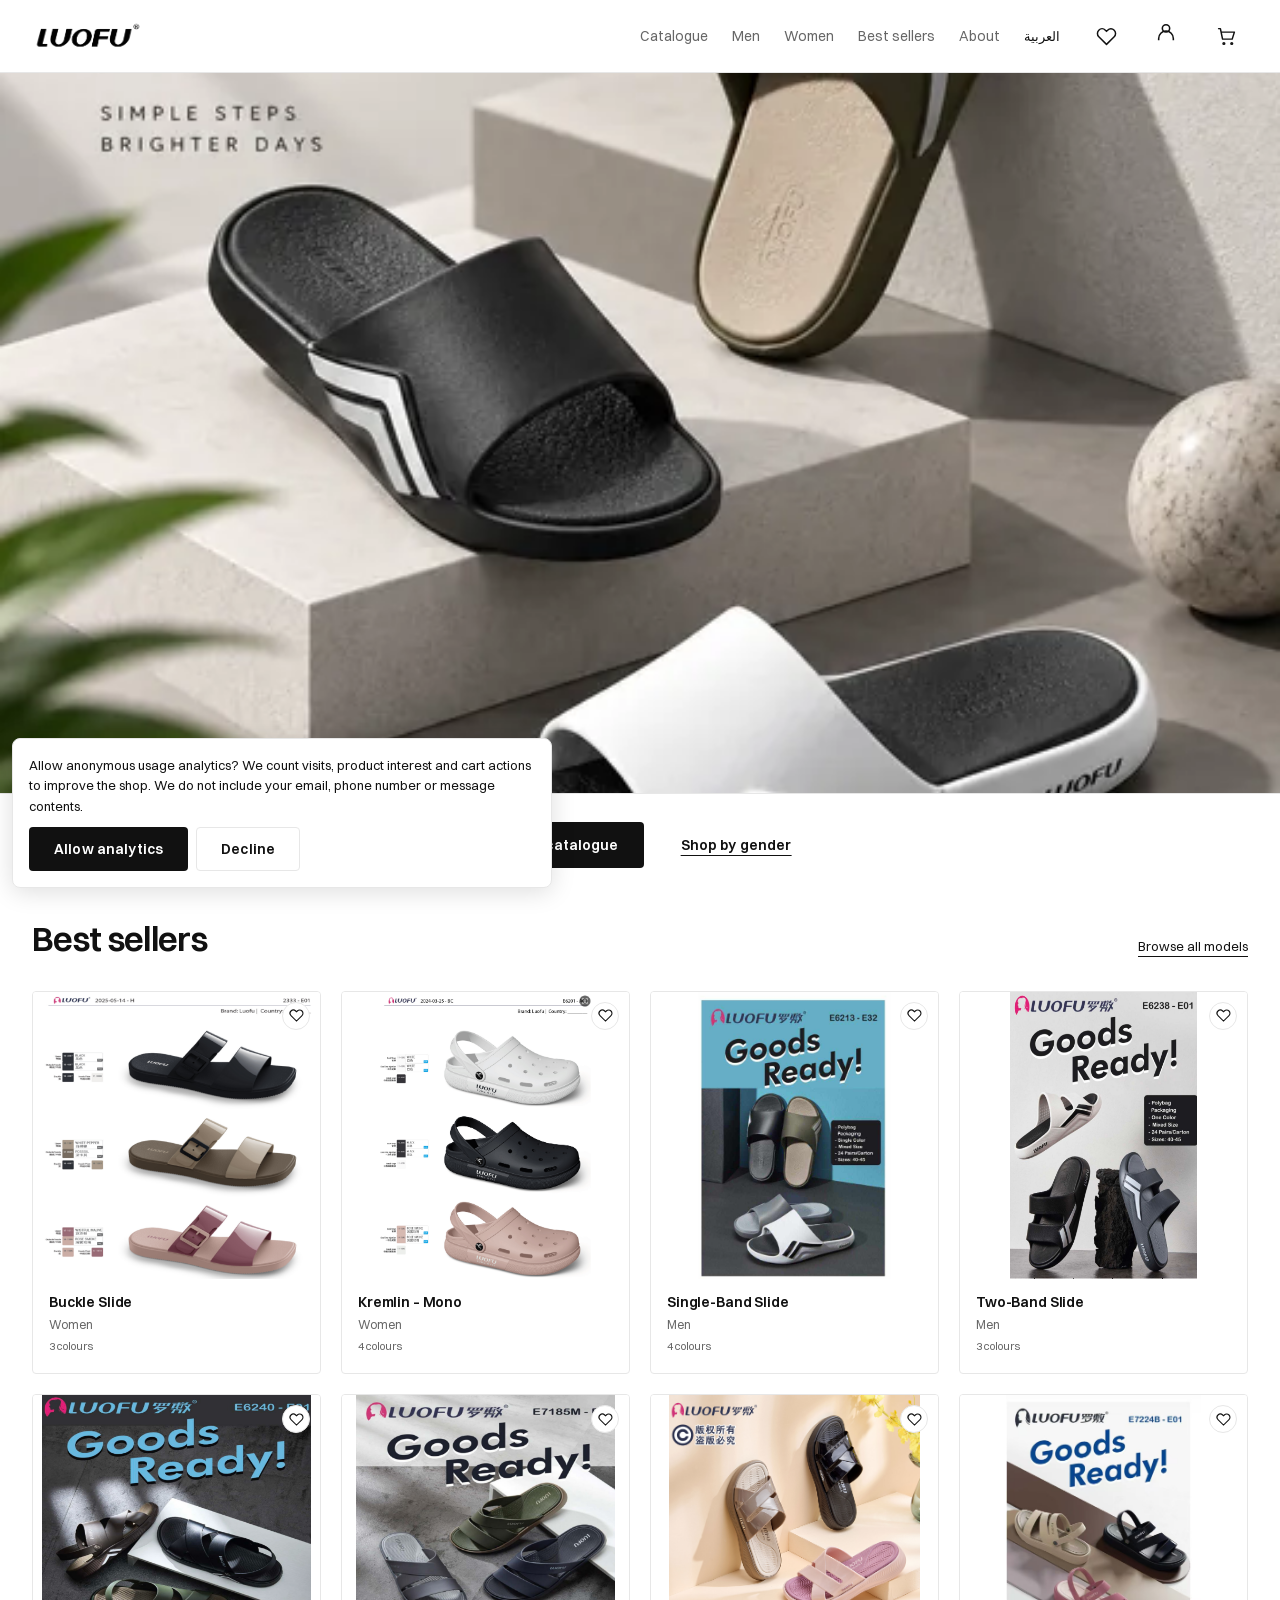
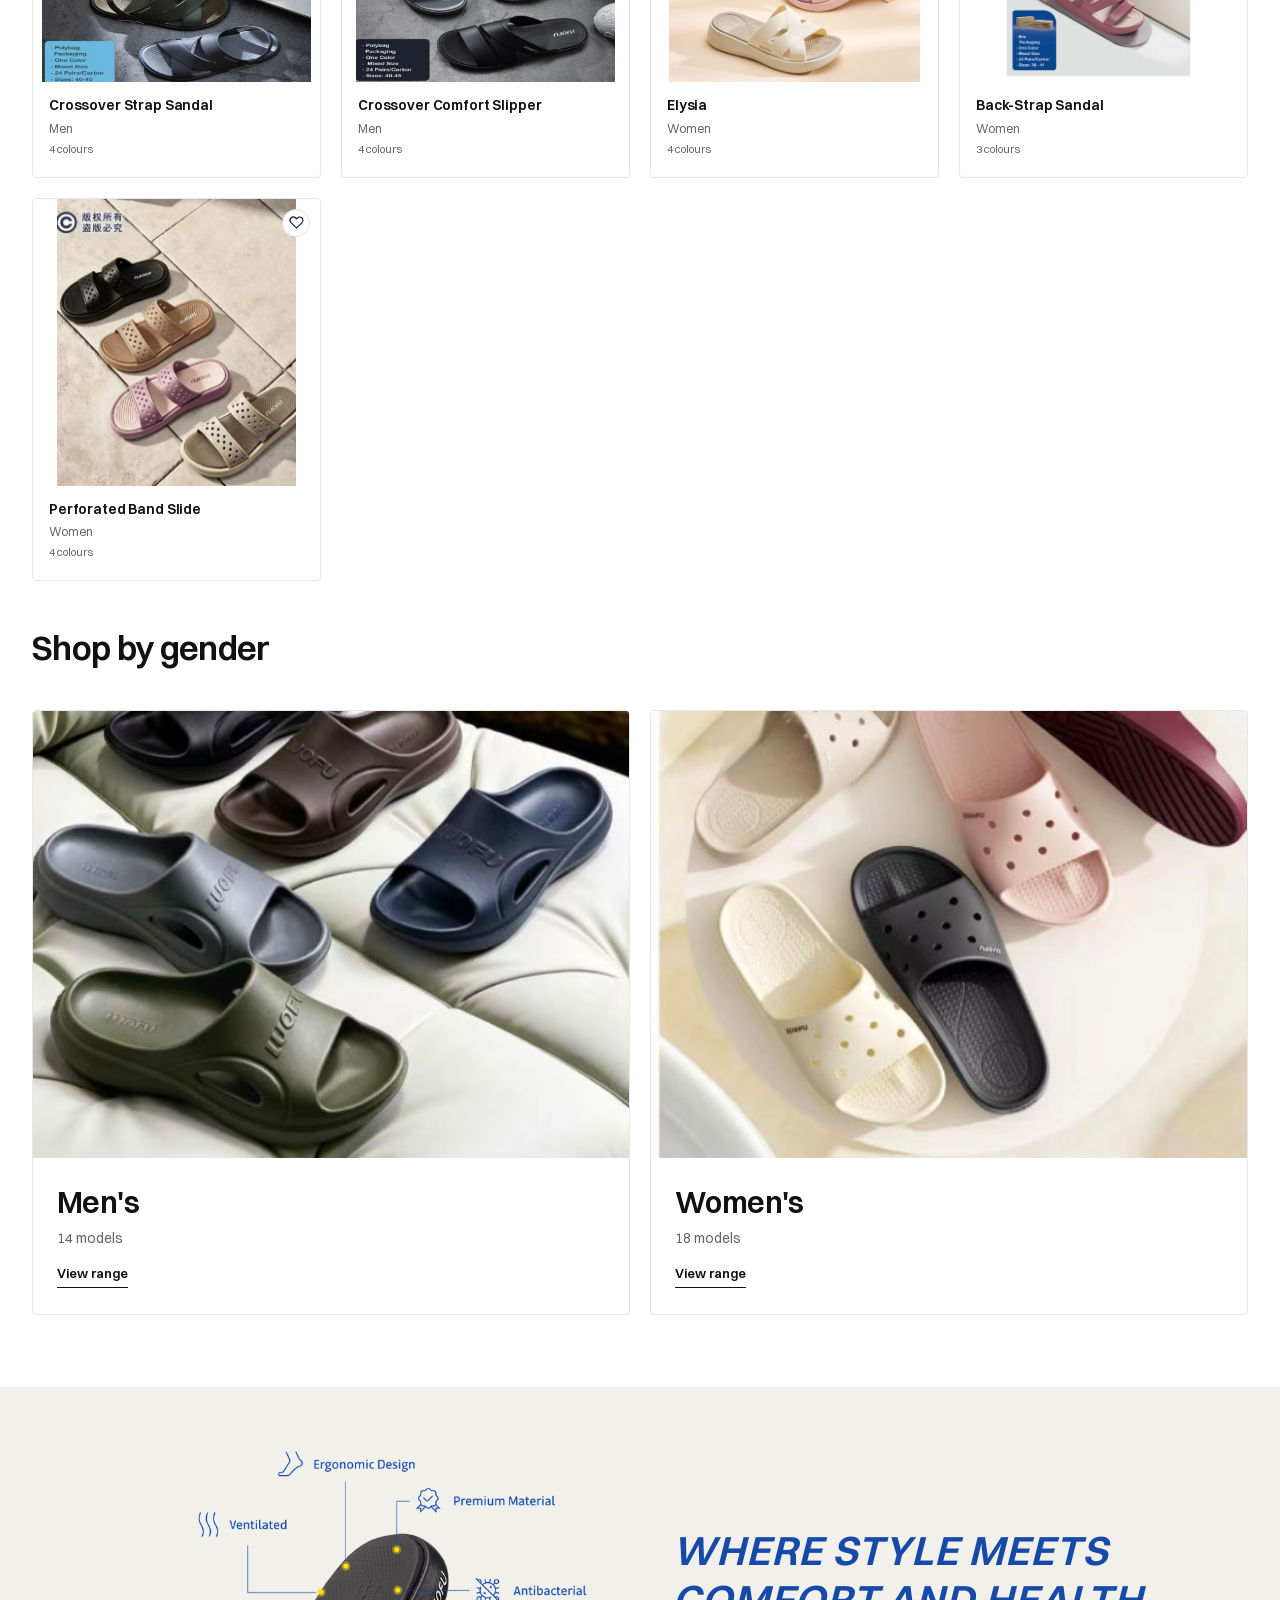
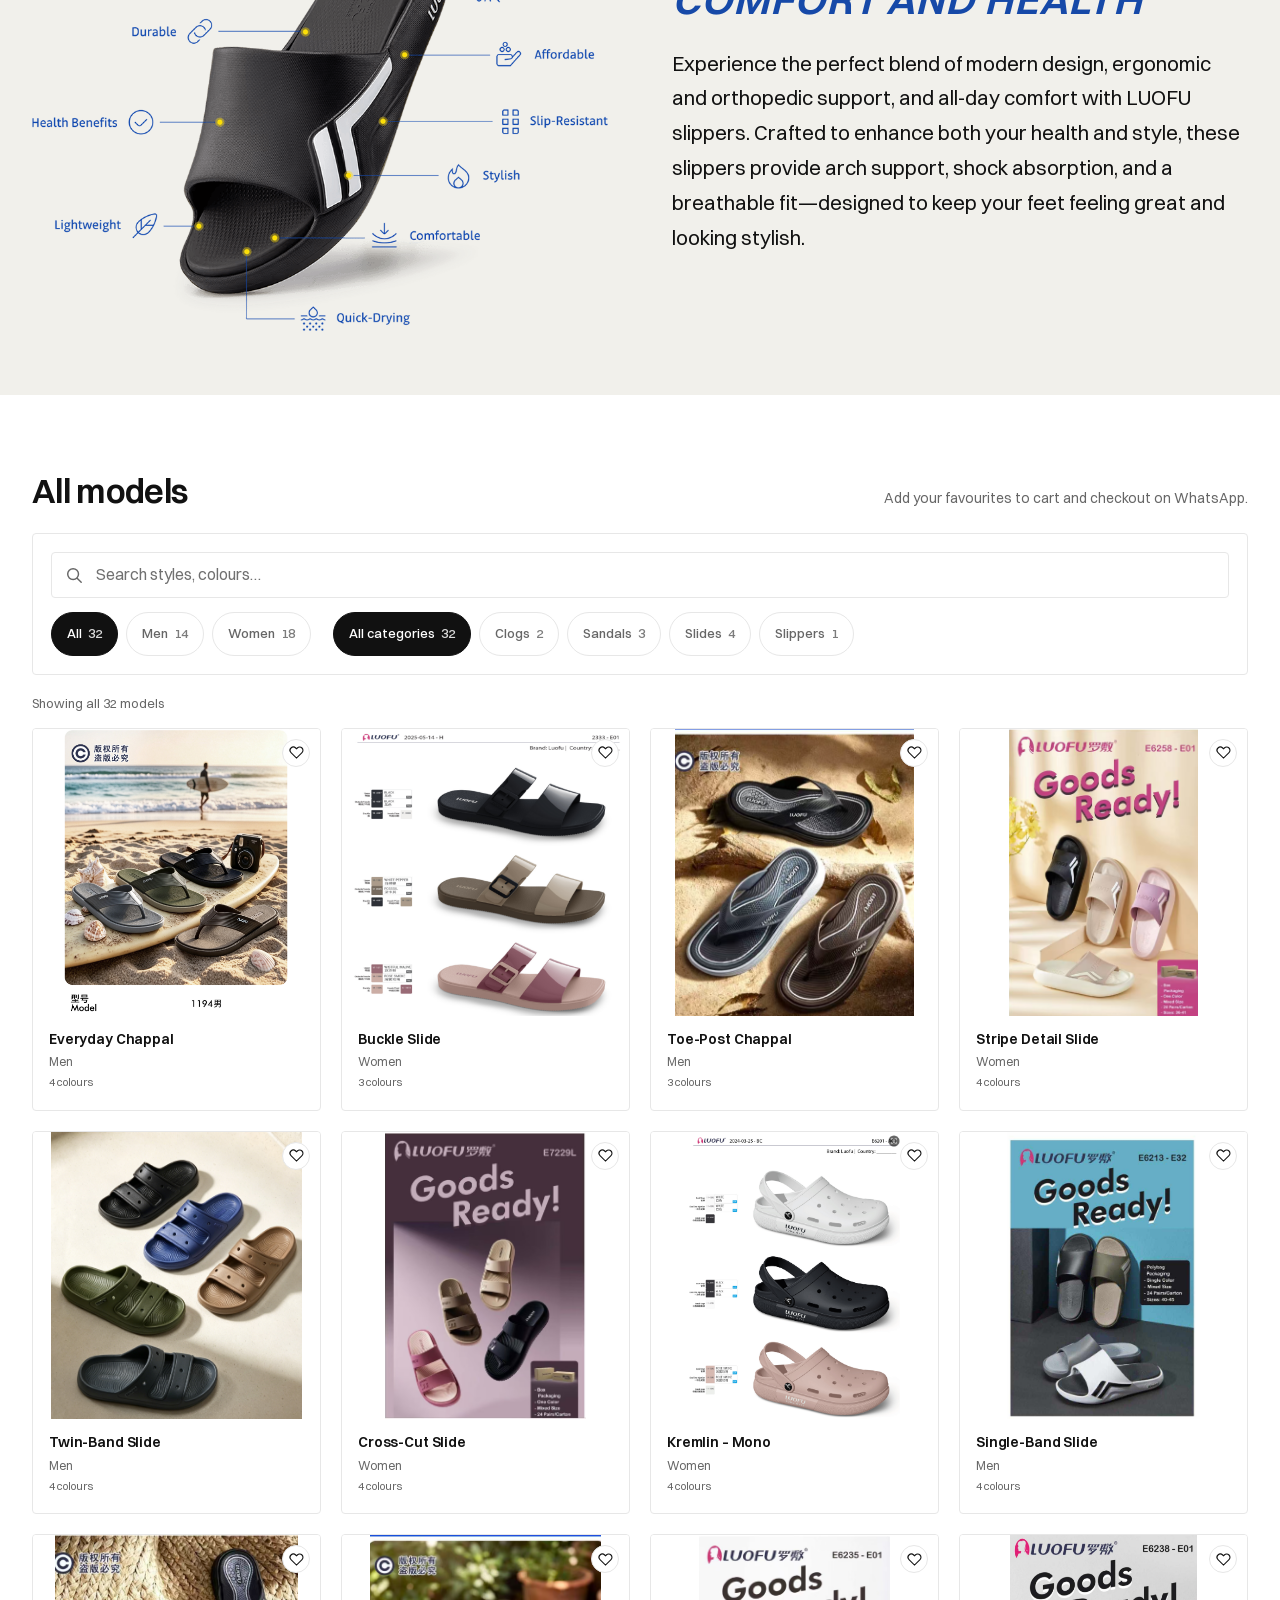
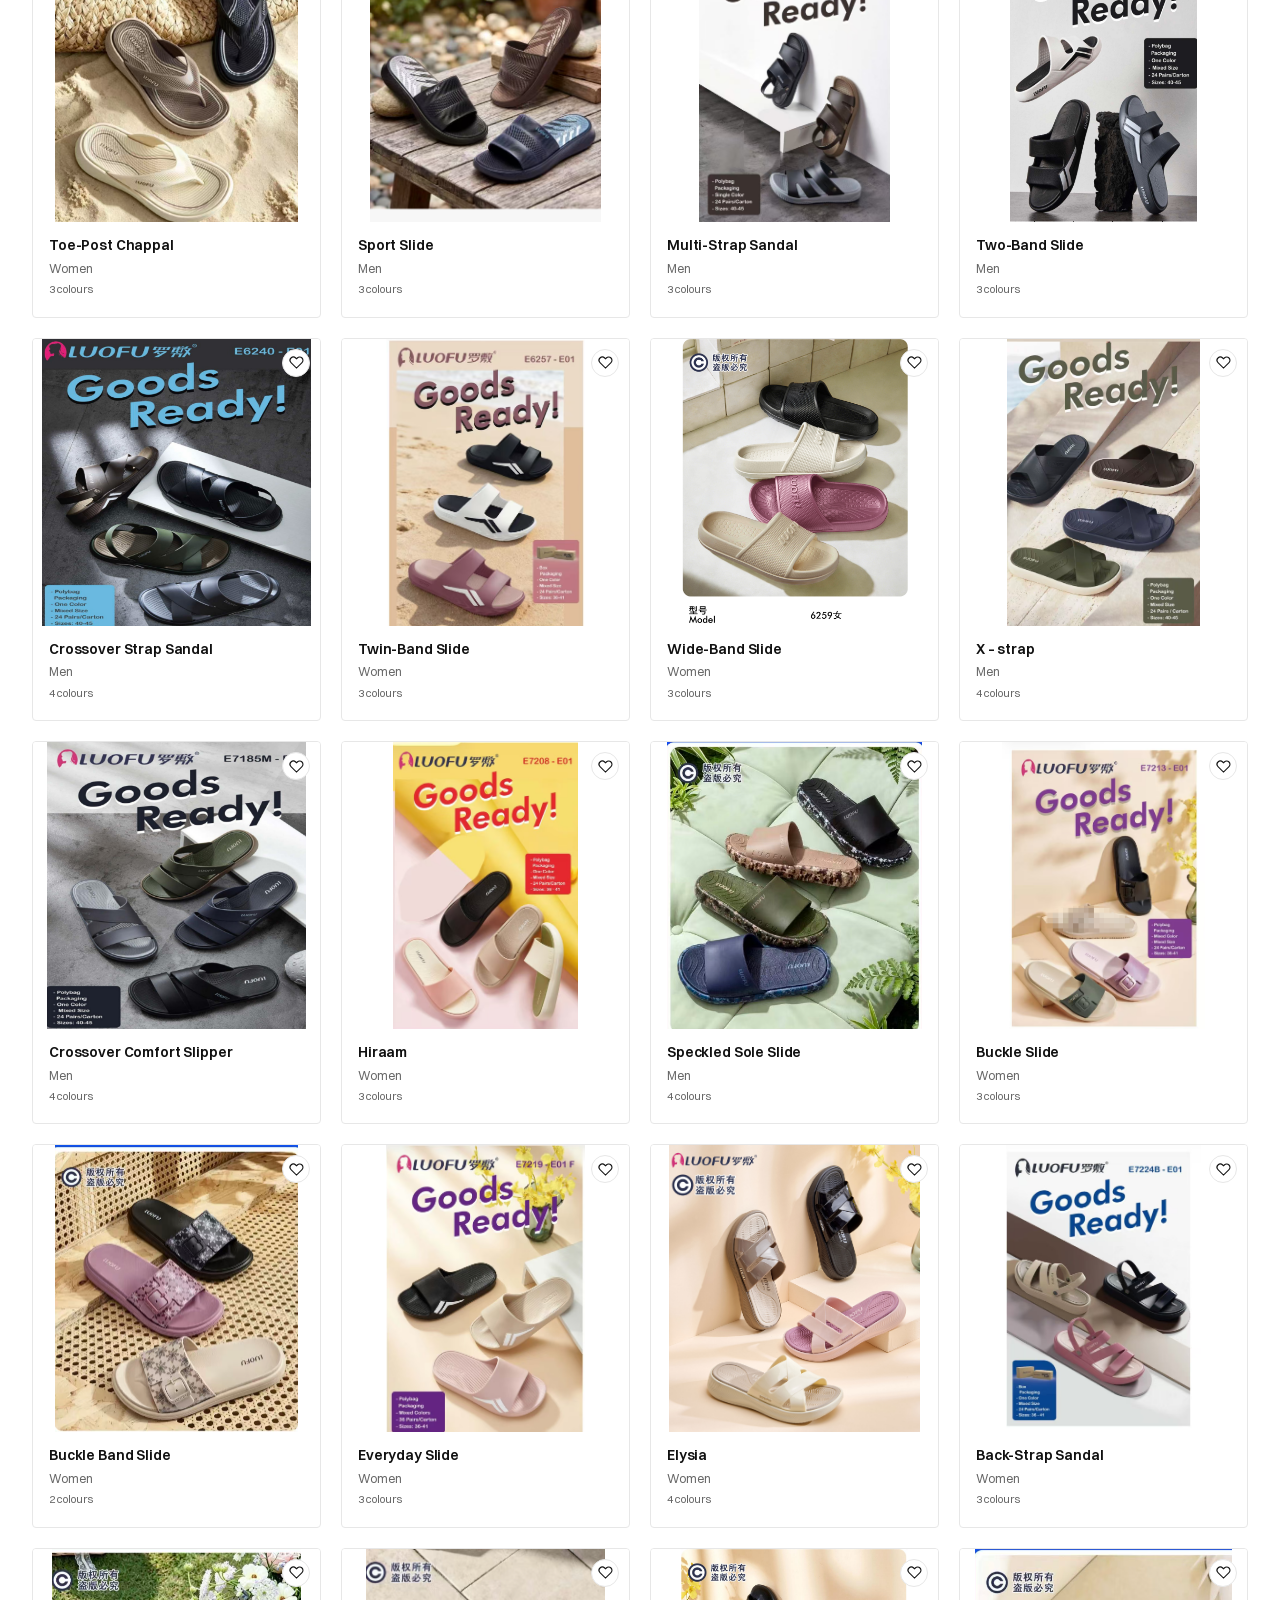
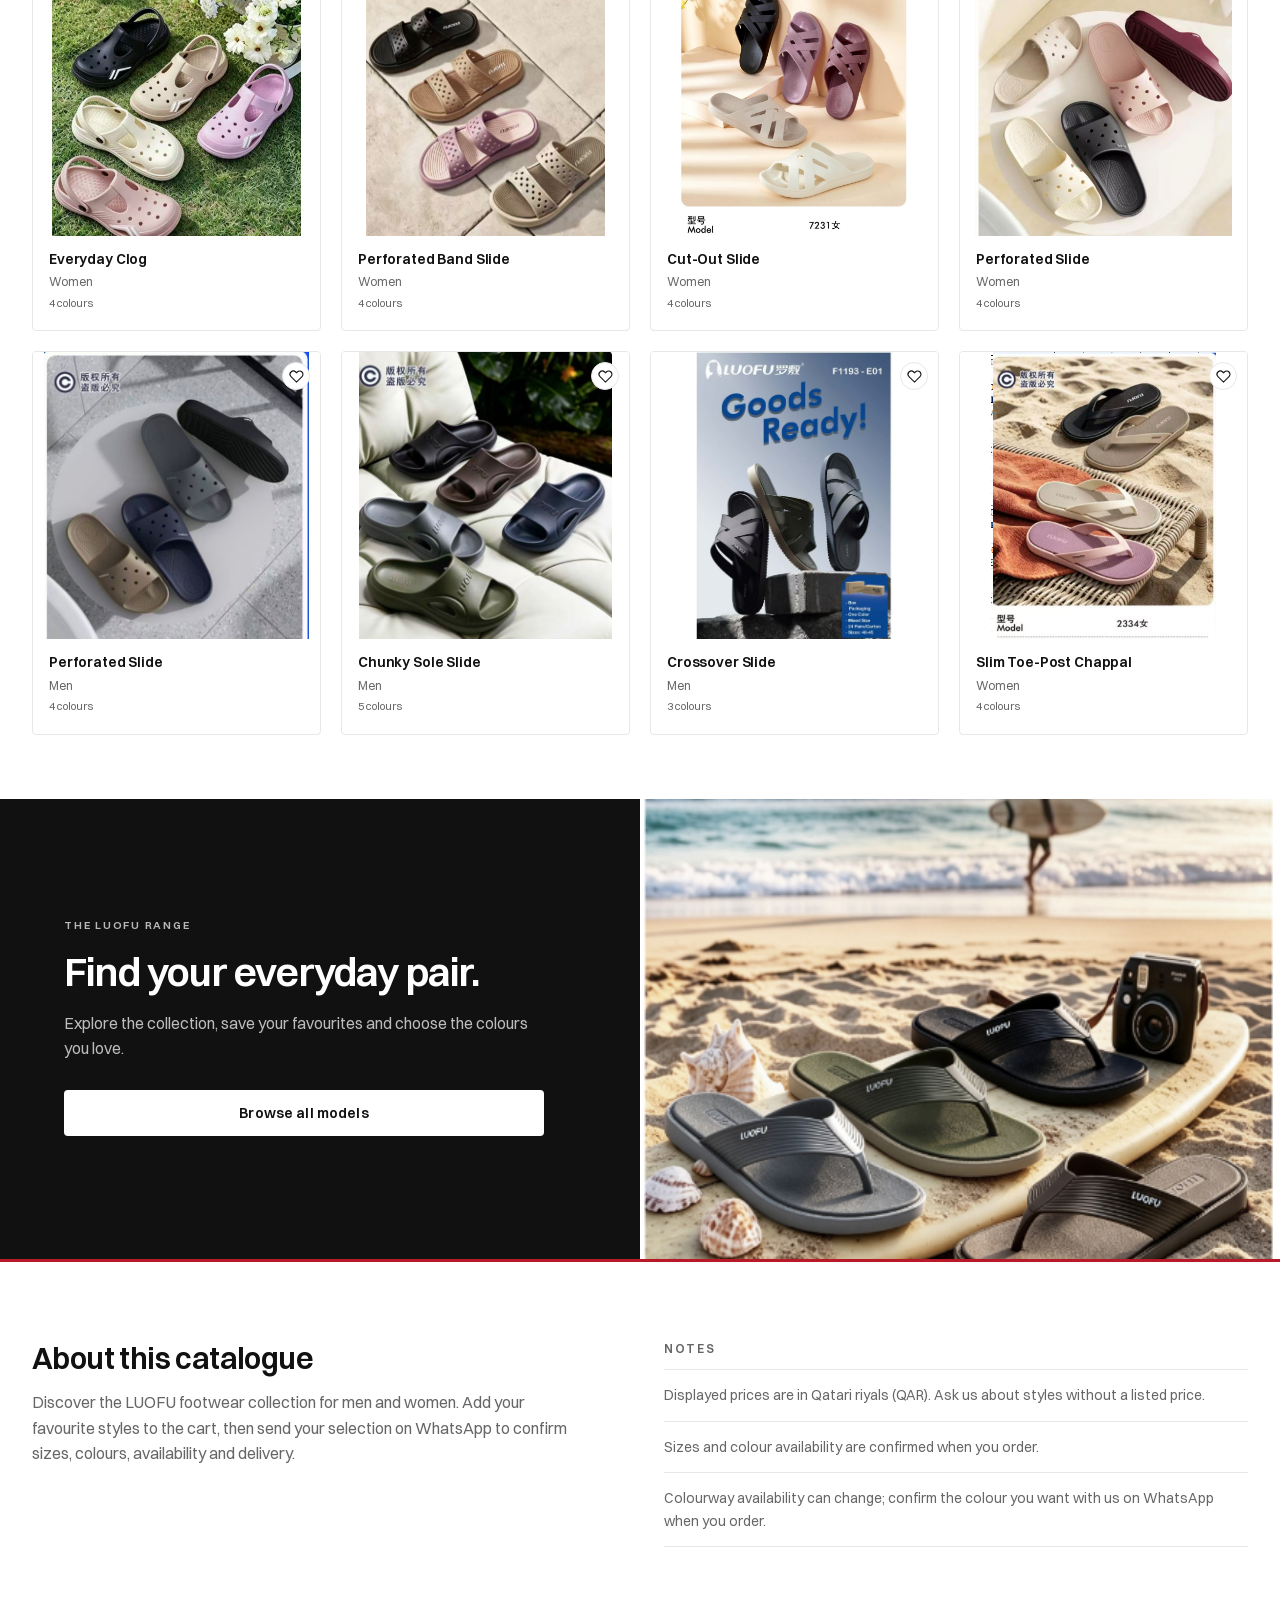
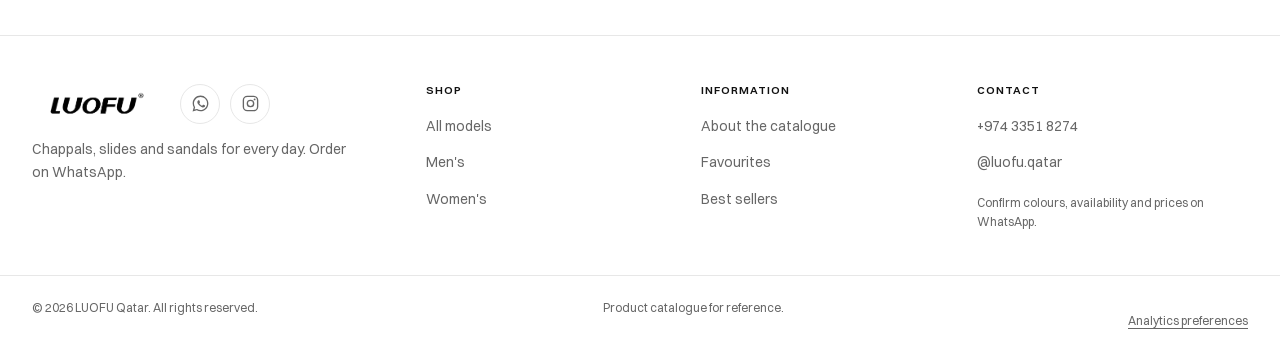
<file: public/index.html>
<!DOCTYPE html>
<html lang="en">
<head>
<meta charset="utf-8">
<meta name="viewport" content="width=device-width, initial-scale=1, viewport-fit=cover">
<title>LUOFU Qatar | Footwear Catalogue</title>
<meta name="description" content="Explore LUOFU Qatar footwear for men and women. Find your favourite styles, choose your colour and request your size. Order through WhatsApp.">
<meta name="theme-color" content="#FFFFFF">
<link rel="canonical" href="https://luofoqatar.netlify.app/">
<meta property="og:type" content="website">
<meta property="og:url" content="https://luofoqatar.netlify.app/">
<meta name="twitter:card" content="summary_large_image">
<script type="application/ld+json">
{"@context":"https://schema.org","@type":"WebSite","name":"LUOFU Qatar","url":"https://luofoqatar.netlify.app/","inLanguage":["en","ar"]}
</script>
<meta property="og:title" content="LUOFU Qatar | Footwear">
<meta property="og:description" content="Discover LUOFU men's and women's footwear in Qatar.">
<meta property="og:image" content="https://luofoqatar.netlify.app/assets/images/luofu-hero-desktop.webp">
<link rel="icon" type="image/png" sizes="32x32" href="assets/brand/favicon-32.png">
<link rel="apple-touch-icon" href="assets/brand/app-icon-180.png">
<link rel="preload" href="assets/fonts/Switzer-400.woff2" as="font" type="font/woff2" crossorigin>
<link rel="stylesheet" href="assets/css/styles.css">
</head>
<body>

<a class="skip-link" href="#catalogue">Skip to catalogue</a>

<!-- ============ HEADER ============ -->
<header class="site-header" id="top">
  <div class="header-inner container">
    <a class="brand" href="#top" aria-label="LUOFU — back to top of homepage">
      <img class="brand-logo header-logo" src="assets/brand/luofu-wordmark-transparent.png" alt="LUOFU"
           width="1995" height="788" decoding="async">
    </a>
    <nav class="primary-nav" aria-label="Primary">
      <ul>
        <li><a href="#catalogue" data-nav-filter="all">Catalogue</a></li>
        <li><a href="#catalogue" data-nav-filter="Men">Men</a></li>
        <li><a href="#catalogue" data-nav-filter="Women">Women</a></li>
        <li><a href="#best-sellers">Best sellers</a></li>
        <li><a href="#about">About</a></li>
      </ul>
    </nav>
    <button class="language-toggle" type="button" id="languageToggle" lang="ar" aria-label="Switch to Arabic">العربية</button>
    <button class="header-favourites-toggle" type="button" id="headerFavouritesToggle" aria-label="Open favourites">
      <svg viewBox="0 0 24 24" width="21" height="21" fill="none" stroke="currentColor" stroke-width="1.7" stroke-linecap="round" stroke-linejoin="round" aria-hidden="true"><path d="M20.8 4.8a5.3 5.3 0 0 0-7.5 0L12 6.1l-1.3-1.3a5.3 5.3 0 0 0-7.5 7.5L12 21l8.8-8.7a5.3 5.3 0 0 0 0-7.5Z"/></svg>
      <span class="favourites-count" id="headerFavouritesCount" hidden>0</span>
    </button>
    <button class="cart-toggle" type="button" id="cartToggle" aria-label="Open cart, 0 items" aria-haspopup="dialog" aria-controls="cartDialog">
      <svg viewBox="0 0 24 24" width="21" height="21" fill="none" stroke="currentColor" stroke-width="1.7" stroke-linecap="round" stroke-linejoin="round" aria-hidden="true"><path d="M3 3h2l2.5 12h11L21 7H6"/><circle cx="9" cy="20" r="1"/><circle cx="18" cy="20" r="1"/></svg>
      <span class="cart-count" id="cartCount" hidden>0</span>
    </button>
    <button class="menu-toggle" type="button" id="menuToggle"
            aria-label="Open menu" aria-expanded="false" aria-controls="mobileMenu">
      <span class="menu-bars" aria-hidden="true"></span>
    </button>
  </div>

  <div class="mobile-menu" id="mobileMenu" hidden>
    <nav class="container" aria-label="Mobile">
      <ul>
        <li><a href="#catalogue" data-nav-filter="all">Catalogue</a></li>
        <li><a href="#catalogue" data-nav-filter="Men">Men</a></li>
        <li><a href="#catalogue" data-nav-filter="Women">Women</a></li>
        <li><a href="#best-sellers">Best sellers</a></li>
        <li><a href="#favourites" id="mobileFavouritesLink">Favourites <span class="mobile-menu-count" id="mobileFavouritesCount" hidden>0</span></a></li>
        <li><button type="button" data-open-cart>Cart</button></li>
        <li><button type="button" data-open-account>Account</button></li>
        <li><a href="#about">About</a></li>
      </ul>
    </nav>
  </div>
</header>

<main>

  <!-- ============ HERO ============ -->
  <section class="hero" data-home-section>
    <!-- The headline lives inside the banner artwork, so the page keeps a real
         h1 for screen readers and search engines without repeating it on screen. -->
    <h1 class="sr-only">LUOFU footwear catalogue — comfort for every step</h1>

    <!-- Use the supplied landscape artwork on wide screens and keep the
         existing portrait artwork on phones. Fill the frame proportionally. -->
    <div class="hero-slides" tabindex="0" role="region" aria-roledescription="carousel" aria-label="LUOFU collection. Swipe or use left and right arrow keys to explore.">
    <div class="hero-track">
    <div class="hero-slide" data-slide="0">
    <picture>
      <source media="(min-width: 700px)" type="image/webp" srcset="assets/images/luofu-hero-desktop.webp" width="1672" height="941">
      <source media="(min-width: 700px)" srcset="assets/images/e6130d5a-d2e1-48bf-9676-da9329af41c1.png" width="1672" height="941">
      <source
        type="image/webp"
        srcset="assets/images/luofu-hero-poster-540.webp 540w,
                assets/images/luofu-hero-poster-760.webp 760w,
                assets/images/luofu-hero-poster.webp 1086w"
        sizes="100vw">
      <img class="hero-banner"
           src="assets/images/luofu-hero-poster.png"
           alt="LUOFU slides in black, olive and white, shown on stone steps."
           width="1086" height="1448" fetchpriority="high" decoding="async">
    </picture>
    </div>
    <div class="hero-slide hero-film" data-slide="1" inert aria-hidden="true">
      <video autoplay muted loop playsinline disablepictureinpicture disableremoteplayback tabindex="-1" preload="none" data-src="assets/videos/banner-men.mp4" poster="assets/images/banner-men-poster.jpg" aria-label="Men's collection video"></video>
      <div class="hero-film-copy"><p class="eyebrow">LUOFU / MEN</p><h2>Comfort for every step.</h2><a class="btn btn-primary" href="#catalogue" data-nav-filter="Men">Explore men's</a></div>
    </div>
    <div class="hero-slide hero-film" data-slide="2" inert aria-hidden="true">
      <video autoplay muted loop playsinline disablepictureinpicture disableremoteplayback tabindex="-1" preload="none" data-src="assets/videos/banner-women.mp4" poster="assets/images/banner-women-poster.jpg" aria-label="Women's collection video"></video>
      <div class="hero-film-copy"><p class="eyebrow">LUOFU / WOMEN</p><h2>Your everyday favourites.</h2><a class="btn btn-primary" href="#catalogue" data-nav-filter="Women">Explore women's</a></div>
    </div>
    </div>
    </div>

  </section>

  <div class="container hero-cta" data-home-section>
    <a class="btn btn-primary" href="#catalogue">Browse catalogue</a>
    <a class="btn btn-ghost" href="#shop-by-gender">Shop by gender</a>
  </div>

  <section class="favourites-page container" id="favourites" aria-labelledby="favouritesTitle" hidden>
    <div class="section-head">
      <div><p class="eyebrow">Your selection</p><h1 id="favouritesTitle" tabindex="-1">Favourites</h1></div>
      <a class="btn btn-ghost" href="#catalogue" data-nav-filter="all">Continue shopping</a>
    </div>
    <div class="favourites-sync"><p id="favouritesSyncStatus" role="status"></p><button id="favouritesRetry" type="button" hidden>Retry sync</button></div>
    <div class="favourites-grid" id="favouritesGrid"></div>
    <div class="favourites-empty" id="favouritesEmpty" hidden>
      <div class="favourites-empty-icon" aria-hidden="true">♡</div>
      <h2>No favourites yet</h2>
      <p>Save the styles you love to compare them later.</p>
      <a class="btn btn-primary" href="#catalogue" data-nav-filter="all">Browse catalogue</a>
    </div>
  </section>

  <section class="featured-section container" id="best-sellers" aria-labelledby="bestSellerTitle" data-home-section>
    <div class="section-head"><h2 id="bestSellerTitle">Best sellers</h2><a href="#catalogue">Browse all models</a></div>
    <div class="product-grid best-seller-grid" id="bestSellerGrid"></div>
  </section>

  <!-- ============ CATEGORY BANNERS ============ -->
  <section class="categories container" id="shop-by-gender" aria-labelledby="genderTitle" data-home-section>
    <div class="section-head categories-heading"><h2 id="genderTitle">Shop by gender</h2></div>
    <a class="category-card" id="category-men" href="#catalogue" data-nav-filter="Men">
      <div class="category-media">
        <img data-model="E6263M" src="assets/products/E6263M.png" alt="LUOFU men's footwear" width="500" height="600" loading="lazy" decoding="async">
      </div>
      <div class="category-body">
        <h3>Men's</h3>
        <p><span data-count="Men">—</span> models</p>
        <span class="category-link">View range</span>
      </div>
    </a>

    <a class="category-card" id="category-women" href="#catalogue" data-nav-filter="Women">
      <div class="category-media">
        <img data-model="E7234L" src="assets/products/E7234L.png" alt="LUOFU women's footwear" width="500" height="600" loading="lazy" decoding="async">
      </div>
      <div class="category-body">
        <h3>Women's</h3>
        <p><span data-count="Women">—</span> models</p>
        <span class="category-link">View range</span>
      </div>
    </a>
  </section>

  <!-- Brand feature artwork supplied by LUOFU Jordan; copy matches the user's reference. -->
  <section class="brand-features" aria-labelledby="featuresTitle" data-home-section>
    <div class="container brand-features-inner">
      <div class="brand-features-copy">
        <h2 id="featuresTitle">Where style meets comfort and health</h2>
        <p>Experience the perfect blend of modern design, ergonomic and orthopedic support, and all-day comfort with LUOFU slippers. Crafted to enhance both your health and style, these slippers provide arch support, shock absorption, and a breathable fit—designed to keep your feet feeling great and looking stylish.</p>
      </div>
      <img class="brand-features-image" src="assets/images/luofu-features.png" width="860" height="717" loading="lazy" decoding="async" alt="LUOFU slide feature diagram: ergonomic design, premium material, ventilation, antibacterial properties, durability, affordability, health benefits, slip resistance, style, lightweight comfort and quick drying.">
      <ul class="brand-features-mobile" aria-label="LUOFU slipper features">
        <li>Ergonomic design</li>
        <li>Premium material</li>
        <li>Ventilated</li>
        <li>Antibacterial</li>
        <li>Durable</li>
        <li>Affordable</li>
        <li>Health benefits</li>
        <li>Slip-resistant</li>
        <li>Stylish</li>
        <li>Lightweight</li>
        <li>Comfortable</li>
        <li>Quick-drying</li>
      </ul>
    </div>
  </section>

  <!-- ============ CATALOGUE ============ -->
  <section class="catalogue" id="catalogue" data-home-section>
    <div class="container">
      <div class="section-head">
        <h2>All models</h2>
        <p class="section-note">Add your favourites to cart and checkout on WhatsApp.</p>
      </div>

      <div class="toolbar">
        <div class="search-field">
          <svg class="search-icon" viewBox="0 0 20 20" aria-hidden="true" focusable="false">
            <circle cx="9" cy="9" r="6" fill="none" stroke="currentColor" stroke-width="1.6"/>
            <line x1="13.5" y1="13.5" x2="18" y2="18" stroke="currentColor" stroke-width="1.6" stroke-linecap="round"/>
          </svg>
          <label class="sr-only" for="searchInput">Search the catalogue</label>
          <input type="search" id="searchInput" placeholder="Search styles, colours…" autocomplete="off" spellcheck="false">
          <button type="button" class="search-clear" id="searchClear" aria-label="Clear search" hidden>
            <svg viewBox="0 0 20 20" aria-hidden="true" focusable="false">
              <line x1="5" y1="5" x2="15" y2="15" stroke="currentColor" stroke-width="1.6" stroke-linecap="round"/>
              <line x1="15" y1="5" x2="5" y2="15" stroke="currentColor" stroke-width="1.6" stroke-linecap="round"/>
            </svg>
          </button>
        </div>

        <div class="filter-groups">
          <div class="filter-group" id="genderFilters" role="group" aria-label="Filter by range"></div>
          <div class="filter-group" id="typeFilters" role="group" aria-label="Filter by category"></div>
        </div>
      </div>

      <p class="result-count" id="resultCount" role="status" aria-live="polite"></p>

      <p id="catalogueLoading" class="catalogue-loading" role="status">Loading the collection…</p>
      <p id="catalogueNotice" class="section-note" role="status" hidden>Some collection photos could not load. Refresh to try again.</p>
      <div class="product-grid" id="productGrid" aria-busy="true"></div>

      <div class="empty-state" id="emptyState" hidden>
        <p class="empty-title">No models match your search.</p>
        <button type="button" class="btn btn-ghost" id="resetFilters">Reset filters</button>
      </div>

      <div class="load-error" id="loadError" hidden>
        <p class="empty-title">Catalogue data could not be loaded.</p>
        <p>Please check your connection and try again.</p>
        <button type="button" class="btn btn-primary" id="retryCatalogue">Try again</button>
      </div>
    </div>
  </section>

  <!-- ============ PROMO / LIFESTYLE BANNER ============ -->
  <section class="promo" aria-label="About the range" data-home-section>
    <div class="promo-media">
      <img src="assets/products/F1194M.png" alt="LUOFU sandals photographed on a beach" width="800" height="600" loading="lazy" decoding="async">
    </div>
    <div class="promo-inner">
      <p class="eyebrow eyebrow-light">The LUOFU range</p>
      <h2>Find your everyday pair.</h2>
      <p class="promo-lede">
        Explore the collection, save your favourites and choose the colours you love.
      </p>
      <a class="btn btn-invert" href="#catalogue">Browse all models</a>
    </div>
  </section>

  <!-- ============ ABOUT ============ -->
  <section class="about container" id="about" data-home-section>
    <div class="about-grid">
      <div>
        <h2>About this catalogue</h2>
        <p>
          Discover the LUOFU footwear collection for men and women. Add your favourite styles to the cart,
          then send your selection on WhatsApp to confirm sizes, colours, availability and delivery.
        </p>
      </div>
      <div class="about-notes">
        <h3>Notes</h3>
        <ul>
          <li>Displayed prices are in Qatari riyals (QAR). Ask us about styles without a listed price.</li>
          <li>Sizes and colour availability are confirmed when you order.</li>
          <li>Colourway availability can change; confirm the colour you want with us on WhatsApp when you order.</li>
        </ul>
      </div>
    </div>
  </section>
</main>

<!-- ============ FOOTER ============ -->
<footer class="site-footer">
  <div class="container footer-inner">

    <div class="footer-brand">
      <a class="footer-logo-link" href="#top" aria-label="LUOFU — back to top of homepage">
        <img class="brand-logo footer-logo" src="assets/brand/luofu-wordmark-transparent.png" alt="LUOFU"
             width="1995" height="788" loading="lazy" decoding="async">
      </a>
      <p class="footer-tagline">Chappals, slides and sandals for every day.
        Order on WhatsApp.</p>
      <ul class="footer-social">
        <li>
          <a href="https://wa.me/97433518274" target="_blank" rel="noopener noreferrer"
             aria-label="Message LUOFU Qatar on WhatsApp">
            <svg viewBox="0 0 24 24" aria-hidden="true" focusable="false">
              <path fill="currentColor" d="M12.04 2C6.58 2 2.13 6.45 2.13 11.91c0 1.75.46 3.46 1.32 4.96L2 22l5.25-1.38a9.9 9.9 0 0 0 4.79 1.22h.01c5.46 0 9.91-4.45 9.91-9.91 0-2.65-1.03-5.14-2.9-7.01A9.82 9.82 0 0 0 12.04 2Zm0 1.67c2.2 0 4.27.86 5.83 2.42a8.2 8.2 0 0 1 2.41 5.82c0 4.54-3.7 8.24-8.25 8.24a8.23 8.23 0 0 1-4.19-1.15l-.3-.18-3.12.82.83-3.04-.2-.31a8.19 8.19 0 0 1-1.26-4.38c0-4.54 3.7-8.24 8.25-8.24Zm-2.5 4.3c-.16 0-.42.06-.64.3-.22.24-.84.82-.84 2s.86 2.32.98 2.48c.12.16 1.7 2.6 4.12 3.55 2.01.79 2.42.63 2.86.59.44-.04 1.41-.58 1.61-1.13.2-.55.2-1.03.14-1.13-.06-.1-.22-.16-.46-.28-.24-.12-1.41-.7-1.63-.78-.22-.08-.38-.12-.54.12-.16.24-.62.78-.76.94-.14.16-.28.18-.52.06-.24-.12-1.01-.37-1.92-1.19-.71-.63-1.19-1.41-1.33-1.65-.14-.24-.01-.37.11-.49.11-.11.24-.28.36-.42.12-.14.16-.24.24-.4.08-.16.04-.3-.02-.42-.06-.12-.54-1.3-.74-1.78-.19-.46-.39-.4-.54-.41h-.46Z"/>
            </svg>
          </a>
        </li>
        <li>
          <a href="https://www.instagram.com/luofu.qatar/" target="_blank" rel="noopener noreferrer"
             aria-label="LUOFU Qatar on Instagram">
            <svg viewBox="0 0 24 24" aria-hidden="true" focusable="false">
              <rect x="3" y="3" width="18" height="18" rx="5" fill="none" stroke="currentColor" stroke-width="1.7"/>
              <circle cx="12" cy="12" r="4" fill="none" stroke="currentColor" stroke-width="1.7"/>
              <circle cx="17.2" cy="6.8" r="1.2" fill="currentColor"/>
            </svg>
          </a>
        </li>
      </ul>
    </div>

    <nav class="footer-col" aria-label="Shop">
      <h2 class="footer-heading">Shop</h2>
      <ul>
        <li><a href="#catalogue" data-nav-filter="all">All models</a></li>
        <li><a href="#catalogue" data-nav-filter="Men">Men's</a></li>
        <li><a href="#catalogue" data-nav-filter="Women">Women's</a></li>
      </ul>
    </nav>

    <nav class="footer-col" aria-label="Information">
      <h2 class="footer-heading">Information</h2>
      <ul>
        <li><a href="#about">About the catalogue</a></li>
        <li><a href="#favourites">Favourites</a></li>
        <li><a href="#best-sellers">Best sellers</a></li>
      </ul>
    </nav>

    <div class="footer-col">
      <h2 class="footer-heading">Contact</h2>
      <ul>
        <li><a href="https://wa.me/97433518274" target="_blank" rel="noopener noreferrer">+974 3351 8274</a></li>
        <li><a href="https://www.instagram.com/luofu.qatar/" target="_blank" rel="noopener noreferrer">@luofu.qatar</a></li>
      </ul>
      <p class="footer-note">Confirm colours, availability and prices on WhatsApp.</p>
    </div>

  </div>

  <div class="footer-bottom">
    <div class="container footer-bottom-inner">
      <p>© <span id="year">2026</span> LUOFU Qatar. All rights reserved.</p>
      <p>Product catalogue for reference.</p>
    </div>
  </div>
</footer>

<!-- ============ PRODUCT DETAIL MODAL ============ -->
<div class="modal" id="productModal" hidden>
  <div class="modal-backdrop" data-close-modal></div>
  <div class="modal-dialog" role="dialog" aria-modal="true" aria-labelledby="modalTitle">
    <button type="button" class="modal-close" data-close-modal aria-label="Close product detail">
      <svg viewBox="0 0 24 24" aria-hidden="true" focusable="false">
        <line x1="6" y1="6" x2="18" y2="18" stroke="currentColor" stroke-width="1.8" stroke-linecap="round"/>
        <line x1="18" y1="6" x2="6" y2="18" stroke="currentColor" stroke-width="1.8" stroke-linecap="round"/>
      </svg>
    </button>
    <div class="modal-body" id="modalBody"></div>
  </div>
</div>

<dialog class="cart-dialog" id="cartDialog" aria-labelledby="cartTitle">
  <div class="cart-heading"><h2 id="cartTitle">Your cart</h2><button type="button" class="cart-close" id="cartClose" aria-label="Close cart">&times;</button></div>
  <div id="cartItems" class="cart-items"></div>
  <p id="cartEmpty" class="cart-empty">Your cart is empty. Add a product to get started.</p>
  <div class="cart-footer">
    <p id="cartSummary" aria-live="polite"></p>
    <p id="cartSubtotal" hidden></p>
    <p class="cart-note">Delivery and availability are confirmed on WhatsApp. No payment is taken here.</p>
    <a id="cartCheckout" class="btn cart-checkout" target="_blank" rel="noopener noreferrer" hidden>Checkout on WhatsApp</a>
    <button type="button" class="btn btn-ghost" id="cartContinue">Continue shopping</button>
  </div>
</dialog>
<p id="cartStatus" class="sr-only" role="status" aria-live="polite"></p>
<p id="shopStatus" class="shop-toast" role="status" aria-live="polite" aria-atomic="true"></p>
<script src="assets/js/i18n.js"></script>
<script src="assets/js/commerce.js"></script>
<script src="assets/js/size-charts.js"></script>
<script src="assets/js/showcase.js"></script>
<script src="assets/js/service-config.js"></script>
<script src="assets/js/account.js"></script>
<script src="assets/js/favourites.js"></script>
<script src="assets/js/analytics.js"></script>
<script src="assets/js/cart.js"></script>
<script src="assets/js/app.js"></script>
</body>
</html>
</file>
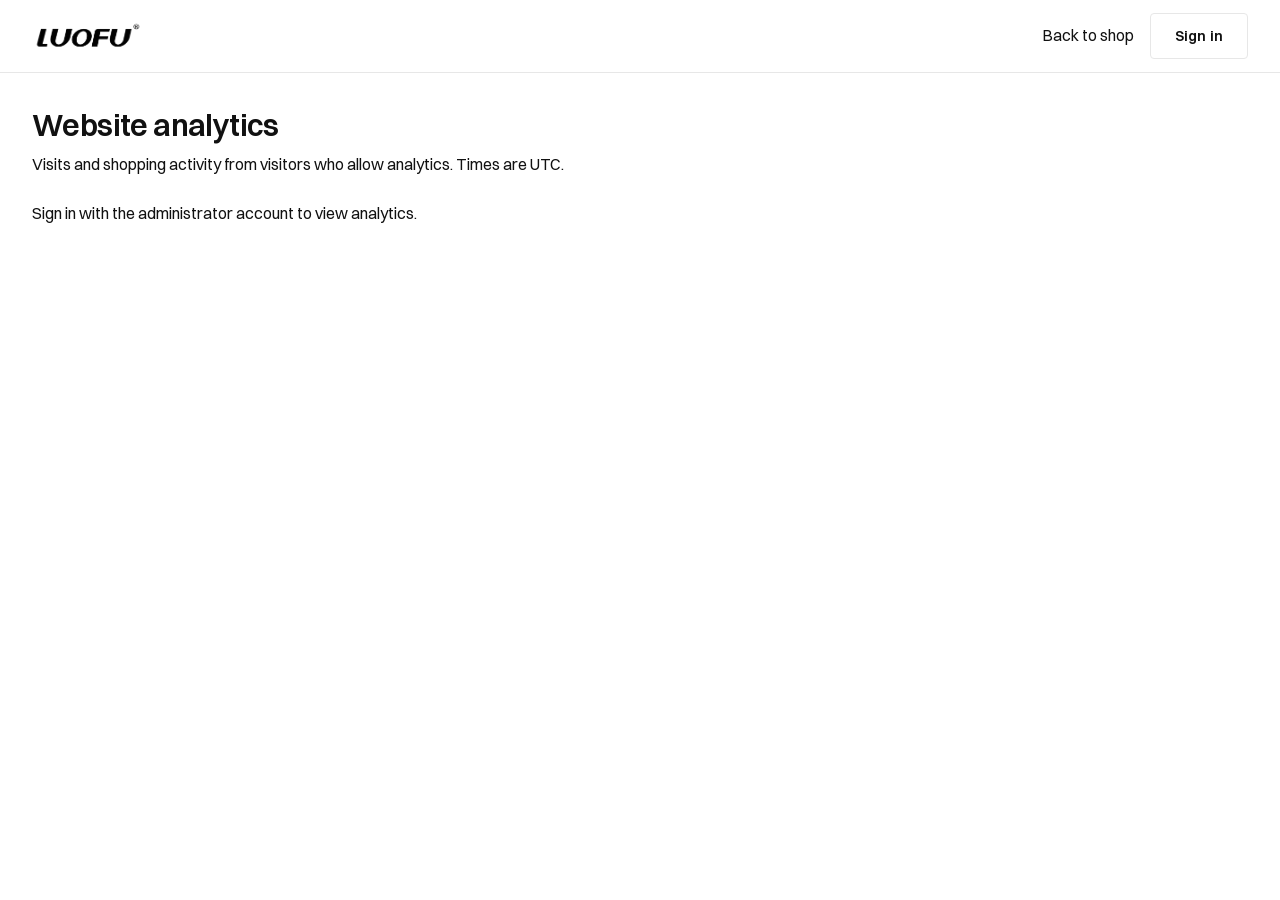
<file: public/admin.html>
<!DOCTYPE html>
<html lang="en">
<head>
  <meta charset="utf-8"><meta name="viewport" content="width=device-width, initial-scale=1">
  <meta name="robots" content="noindex,nofollow"><title>LUOFU — Admin</title>
  <link rel="icon" href="assets/brand/favicon-32.png">
  <link rel="preload" href="assets/fonts/Switzer-400.woff2" as="font" type="font/woff2" crossorigin>
  <link rel="stylesheet" href="assets/css/styles.css"><link rel="stylesheet" href="assets/css/admin.css">
</head>
<body data-admin="true">
  <header class="site-header"><div class="container header-inner"><a class="brand" href="index.html"><img class="brand-logo header-logo" src="assets/brand/luofu-wordmark-transparent.png" width="1995" height="788" alt="LUOFU Qatar"></a><a href="index.html">Back to shop</a><button id="adminLogin" class="btn btn-ghost" type="button">Sign in</button></div></header>
  <main class="container admin-main">
    <h1>Website analytics</h1>
    <p>Visits and shopping activity from visitors who allow analytics. Times are UTC.</p>
    <p id="adminStatus" role="status" aria-live="polite">Checking access…</p>
    <section id="adminDashboard" hidden>
      <div class="admin-toolbar"><label for="adminDays">Period</label><select id="adminDays"><option value="7">Last 7 days</option><option value="30" selected>Last 30 days</option><option value="90">Last 90 days</option></select><button id="adminRefresh" class="btn btn-ghost" type="button">Refresh</button><button id="adminExport" class="btn btn-ghost" type="button">Export report</button></div>
      <div id="adminMetrics" class="admin-metrics"></div>
      <div class="admin-sections"><section><h2>Daily traffic</h2><div id="adminDaily" class="admin-table"></div></section><section><h2>Product interest</h2><div id="adminProducts" class="admin-table"></div></section><section><h2>Devices</h2><div id="adminDevices" class="admin-table"></div></section><section><h2>Referral sources</h2><div id="adminReferrers" class="admin-table"></div></section></div>
      <p class="admin-note">Visitor counts estimate unique browsers, not individual people. Sessions restart after 30 minutes of inactivity. Blockers, declined consent and bots affect counts. WhatsApp clicks are enquiries, not confirmed orders or revenue. Account totals come from verified sign-ins; customer contact details are not included in analytics.</p>
    </section>
  </main>
  <script src="assets/js/service-config.js"></script><script src="assets/js/account.js"></script><script src="assets/js/admin.js"></script>
</body>
</html>
</file>
<file: public/assets/css/styles.css>
/* ==========================================================================
   LUOFU — product catalogue
   Design 6: minimal, premium, product-focused. Mobile-first.
   ========================================================================== */

@font-face {
  font-family: 'Switzer'; src: url('../fonts/Switzer-400.woff2') format('woff2');
  font-style: normal; font-weight: 400; font-display: swap;
}
@font-face {
  font-family: 'Switzer'; src: url('../fonts/Switzer-500.woff2') format('woff2');
  font-style: normal; font-weight: 500; font-display: swap;
}
@font-face {
  font-family: 'Switzer'; src: url('../fonts/Switzer-600.woff2') format('woff2');
  font-style: normal; font-weight: 600; font-display: swap;
}
@font-face {
  font-family: 'Switzer'; src: url('../fonts/Switzer-700.woff2') format('woff2');
  font-style: normal; font-weight: 700; font-display: swap;
}

:root {
  --bg: #FFFFFF;
  --white: #FFFFFF;
  --ink: #111111;
  --ink-2: #666666;
  --border: #E7E7E7;
  --accent: #B71928;
  --accent-dark: #97121F;

  --container: 1360px;
  --pad: 20px;
  --radius: 4px;
  --header-h: 62px;

  --font: 'Switzer', 'Segoe UI', Arial, sans-serif;

  --shadow-card: 0 1px 2px rgba(17, 17, 17, .04);
  --shadow-lift: 0 12px 28px rgba(17, 17, 17, .10);
  --ease: cubic-bezier(.2, .6, .3, 1);
}

*,
*::before,
*::after { box-sizing: border-box; }

html {
  scroll-behavior: smooth;
  scroll-padding-top: calc(var(--header-h) + 12px);
  -webkit-text-size-adjust: 100%;
  color-scheme: light;
}

body {
  margin: 0;
  background: var(--bg);
  color: var(--ink);
  font-family: var(--font);
  font-size: 15px;
  line-height: 1.6;
  overflow-x: hidden;
  -webkit-font-smoothing: antialiased;
  -webkit-tap-highlight-color: transparent;
}

h1, h2, h3 {
  margin: 0;
  font-weight: 600;
  letter-spacing: -0.02em;
  line-height: 1.15;
}

p { margin: 0; }
img { display: block; max-width: 100%; height: auto; }

/* Several containers below set an explicit display, which would otherwise
   beat the user-agent rule for the hidden attribute. */
[hidden] { display: none !important; }

a { color: inherit; text-decoration: none; }
input, select, textarea, option { font-family: inherit; }

button {
  font: inherit;
  color: inherit;
  border: 0;
  background: none;
  cursor: pointer;
  touch-action: manipulation;   /* no 300ms tap delay / double-tap zoom */
}

:focus-visible {
  outline: 2px solid var(--accent);
  outline-offset: 3px;
  border-radius: 2px;
}

/* max() with the safe-area insets keeps content clear of the notch and the
   rounded corners when a phone is held in landscape. */
.container {
  width: 100%;
  max-width: var(--container);
  margin-inline: auto;
  padding-left: max(var(--pad), env(safe-area-inset-left, 0px));
  padding-right: max(var(--pad), env(safe-area-inset-right, 0px));
}

.sr-only {
  position: absolute;
  width: 1px; height: 1px;
  margin: -1px; padding: 0;
  overflow: hidden;
  clip: rect(0 0 0 0);
  white-space: nowrap;
  border: 0;
}

.skip-link {
  position: absolute;
  left: 12px;
  top: -60px;
  z-index: 200;
  padding: 10px 16px;
  background: var(--ink);
  color: var(--white);
  border-radius: var(--radius);
  transition: top .15s var(--ease);
}
.skip-link:focus { top: 12px; }

.eyebrow {
  font-size: 11px;
  font-weight: 600;
  letter-spacing: .16em;
  text-transform: uppercase;
  color: var(--ink-2);
}
.eyebrow-light { color: rgba(255, 255, 255, .7); }

/* ---------- Buttons ---------- */

.btn {
  display: inline-flex;
  align-items: center;
  justify-content: center;
  min-height: 46px;
  padding: 0 24px;
  border: 1px solid transparent;
  border-radius: var(--radius);
  font-size: 14px;
  font-weight: 600;
  letter-spacing: .01em;
  transition: background-color .18s var(--ease), color .18s var(--ease),
              border-color .18s var(--ease);
}

.btn-primary { background: var(--ink); color: var(--white); }
.btn-primary:hover { background: #000; }

.btn-ghost { border-color: var(--border); background: var(--white); color: var(--ink); }
.btn-ghost:hover { border-color: var(--ink); }

.btn-invert { background: var(--white); color: var(--ink); }
.btn-invert:hover { background: rgba(255, 255, 255, .88); }

/* ---------- Header ---------- */

.site-header {
  position: sticky;
  top: 0;
  z-index: 100;
  background: var(--bg);
  border-bottom: 1px solid var(--border);
}

.header-inner {
  display: flex;
  align-items: center;
  justify-content: space-between;
  gap: 12px;
  min-height: var(--header-h);
}

.brand {
  display: inline-flex;
  align-items: center;
  justify-content: center;
  flex-shrink: 0;
}
.header-inner > .brand { margin-right: auto; }

/* The logo is a transparent PNG, so it sits straight on the header background
   with no plate behind it. Height is capped and width follows the artwork's own
   aspect ratio, so it is never stretched or cropped. */
.brand-logo {
  display: block;
  width: auto;
  height: auto;
  max-height: 32px;          /* mobile navbar */
  max-width: 100%;
  object-fit: contain;
}

.primary-nav { display: none; }

.primary-nav ul,
.mobile-menu ul,
.footer-nav ul {
  display: flex;
  margin: 0;
  padding: 0;
  list-style: none;
}

.primary-nav ul { gap: 30px; }

.primary-nav a {
  position: relative;
  font-size: 14px;
  color: var(--ink-2);
  transition: color .18s var(--ease);
}
.primary-nav a::after {
  content: "";
  position: absolute;
  left: 0; right: 0; bottom: -6px;
  height: 1px;
  background: var(--ink);
  transform: scaleX(0);
  transition: transform .2s var(--ease);
}
.primary-nav a:hover { color: var(--ink); }
.primary-nav a:hover::after { transform: scaleX(1); }

.menu-toggle {
  display: inline-flex;
  align-items: center;
  justify-content: center;
  width: 44px; height: 44px;
  flex-shrink: 0;
}

.menu-bars,
.menu-bars::before,
.menu-bars::after {
  display: block;
  width: 20px;
  height: 1.5px;
  background: var(--ink);
  transition: transform .2s var(--ease), opacity .2s var(--ease);
}
.menu-bars { position: relative; }
.menu-bars::before,
.menu-bars::after { content: ""; position: absolute; left: 0; }
.menu-bars::before { top: -6px; }
.menu-bars::after { top: 6px; }

.menu-toggle[aria-expanded="true"] .menu-bars { background: transparent; }
.menu-toggle[aria-expanded="true"] .menu-bars::before { transform: translateY(6px) rotate(45deg); }
.menu-toggle[aria-expanded="true"] .menu-bars::after { transform: translateY(-6px) rotate(-45deg); }

.mobile-menu {
  border-top: 1px solid var(--border);
  background: var(--bg);
}
.mobile-menu ul { flex-direction: column; gap: 0; }
.mobile-menu a {
  display: block;
  padding: 15px 0;
  font-size: 16px;
  border-bottom: 1px solid var(--border);
}
.mobile-menu li:last-child a { border-bottom: 0; }

/* ---------- Hero ---------- */

/* Match the supplied artwork so it fills the hero without cropping its text. */
.hero {
  position: relative;
  height: auto;
  aspect-ratio: 1086 / 1448;
  padding: 0;
}
@media (min-width: 700px) {
  .hero { aspect-ratio: 1672 / 941; }
}

/* Preserve the artwork's proportions and baked-in text inside the media area. */
.hero-banner {
  width: 100%;
  height: auto;
  aspect-ratio: 1086 / 1448;  /* reserves the space so nothing shifts on load */
  object-fit: contain;
  background: transparent;
}

/* Wide screens use the supplied landscape composition. */
@media (min-width: 700px) {
  .hero-banner {
    aspect-ratio: 1672 / 941;
    height: auto;
  }
}

.hero-cta {
  display: flex;
  flex-wrap: wrap;
  justify-content: center;
  gap: 12px;
  padding-block: 28px;
  background: var(--white);
  border-top: 1px solid var(--border);
}

/* Side by side the two labels do not fit on a narrow phone, and centring them
   at their natural widths reads as ragged, so they go full width instead. */
@media (max-width: 479px) {
  .hero-cta { flex-direction: column; align-items: stretch; }
}

/* ---------- Category banners ---------- */

.categories {
  display: grid;
  gap: 16px;
  padding-bottom: 56px;
}

.category-card {
  display: grid;
  grid-template-columns: 42% minmax(0, 1fr);
  gap: 8px;
  min-height: 190px;
  background: var(--white);
  border: 1px solid var(--border);
  border-radius: var(--radius);
  overflow: hidden;
  transition: border-color .2s var(--ease), box-shadow .2s var(--ease);
}
.category-card:hover {
  border-color: #d6d6d2;
  box-shadow: var(--shadow-lift);
}

/* Side-by-side on small screens: the media stretches to the card height
   rather than reserving a square, which leaves no dead white space. */
.category-media {
  position: relative;
  min-height: 0;
  background: var(--white);
  overflow: hidden;
}
.category-media img {
  position: absolute;
  inset: 0;
  width: 100%;
  height: 100%;
  padding: 0;
  object-fit: cover;
  object-position: center bottom;
}

.category-body { align-self: center; padding: 20px 22px 20px 6px; }
.category-body h3 { font-size: clamp(22px, 5vw, 30px); }
.category-body p { margin-top: 6px; color: var(--ink-2); font-size: 14px; }

.category-link {
  display: inline-block;
  margin-top: 14px;
  padding-bottom: 3px;
  font-size: 13px;
  font-weight: 600;
  border-bottom: 1px solid var(--ink);
}
.category-card:hover .category-link { border-color: var(--accent); color: var(--accent); }

/* ---------- Catalogue ---------- */

.categories-heading { grid-column: 1 / -1; margin-bottom: 8px; }

/* Reference brand section: live copy, original feature diagram, no screenshot UI. */
.brand-features { background: #f1f0eb; padding-block: clamp(32px, 5vw, 72px); margin-bottom: clamp(48px, 6vw, 80px); }
.brand-features-inner { display: grid; gap: 32px; align-items: center; }
.brand-features-copy { min-width: 0; }
.brand-features-copy h2 { color: #1649a8; font-size: clamp(26px, 3.2vw, 44px); font-weight: 600; font-style: italic; text-transform: uppercase; line-height: 1.2; letter-spacing: .025em; margin-bottom: 22px; }
.brand-features-copy p { font-size: clamp(17px, 1.6vw, 22px); line-height: 1.7; }
.brand-features-image { display: block; width: 100%; height: auto; max-width: 640px; margin-inline: auto; }
.brand-features-mobile { display: none; }
@media (max-width: 699px) {
  .brand-features-inner { gap: 24px; }
  .brand-features-image {
    display: block;
    width: 100%;
    max-width: none;
    height: auto;
  }
  .brand-features-mobile {
    display: grid;
    grid-template-columns: repeat(2, minmax(0, 1fr));
    gap: 0 18px;
    list-style: none;
    margin: 0;
    padding: 0;
  }
  .brand-features-mobile li {
    display: flex;
    align-items: center;
    min-width: 0;
    min-height: 48px;
    gap: 10px;
    border-top: 1px solid #cbd5e3;
    color: #183f80;
    font-size: clamp(14px, 3.8vw, 16px);
    font-weight: 500;
    line-height: 1.35;
  }
  .brand-features-mobile li::before {
    content: '';
    flex: 0 0 6px;
    width: 6px;
    height: 6px;
    border-radius: 50%;
    background: #1649a8;
  }
}
@media (min-width: 900px) {
  .brand-features-inner { grid-template-columns: minmax(0, 1fr) minmax(0, 1fr); gap: clamp(32px, 5vw, 72px); }
  .brand-features-image { grid-column: 1; grid-row: 1; }
  .brand-features-copy { grid-column: 2; grid-row: 1; }
}
[dir="rtl"] .brand-features-copy h2 { font-style: normal; letter-spacing: 0; }

.catalogue { padding-bottom: 64px; }

.section-head { margin-bottom: 22px; }
.section-head h2 { font-size: clamp(24px, 6vw, 34px); }
.section-note { margin-top: 8px; color: var(--ink-2); font-size: 14px; }

.toolbar {
  display: grid;
  gap: 14px;
  padding: 16px;
  background: var(--white);
  border: 1px solid var(--border);
  border-radius: var(--radius);
}

.search-field {
  position: relative;
  display: flex;
  align-items: center;
}
.search-icon {
  position: absolute;
  left: 14px;
  width: 18px; height: 18px;
  color: var(--ink-2);
  pointer-events: none;
}
.search-field input {
  width: 100%;
  min-height: 46px;
  padding: 0 44px;
  font: inherit;
  /* Must stay at 16px or larger: iOS Safari zooms the whole page in when a
     smaller field takes focus, and never zooms back out. */
  font-size: 16px;
  color: var(--ink);
  background: var(--bg);
  border: 1px solid var(--border);
  border-radius: var(--radius);
  appearance: none;
}
.search-field input::-webkit-search-cancel-button { display: none; }
.search-field input::placeholder { color: #949494; }
.search-field input:focus {
  outline: none;
  border-color: var(--ink);
  background: var(--white);
}
.search-field input:focus-visible { outline: 2px solid var(--accent); outline-offset: 1px; }

.search-clear {
  position: absolute;
  right: 8px;
  display: inline-flex;
  align-items: center;
  justify-content: center;
  width: 32px; height: 32px;
  border-radius: 50%;
  color: var(--ink-2);
}
.search-clear svg { width: 16px; height: 16px; }
.search-clear:hover { color: var(--ink); background: var(--bg); }

.filter-groups {
  display: flex;
  flex-wrap: wrap;
  gap: 10px 22px;
}

.filter-group {
  display: flex;
  flex-wrap: wrap;
  gap: 8px;
}
.filter-group:empty { display: none; }

/* Stacked on narrow screens, the two groups need a visible break. */
@media (max-width: 639px) {
  #typeFilters {
    width: 100%;
    padding-top: 12px;
    border-top: 1px solid var(--border);
  }
}

.chip {
  min-height: 38px;
  padding: 0 15px;
  font-size: 13px;
  font-weight: 500;
  color: var(--ink-2);
  background: var(--bg);
  border: 1px solid var(--border);
  border-radius: 999px;
  white-space: nowrap;
  transition: color .16s var(--ease), background-color .16s var(--ease),
              border-color .16s var(--ease);
}
/* Excluding the pressed chip matters: :hover is the more specific selector, so
   without it a selected chip's white label would flip to dark-on-dark. */
.chip:not([disabled]):not([aria-pressed="true"]):hover {
  color: var(--ink);
  border-color: #d0d0cc;
}
.chip[disabled] { opacity: .4; cursor: default; }
.chip[aria-pressed="true"] {
  color: var(--white);
  background: var(--ink);
  border-color: var(--ink);
}
.chip .chip-count { margin-inline-start: 6px; opacity: .6; font-variant-numeric: tabular-nums; }

.result-count {
  margin: 18px 0 14px;
  font-size: 13px;
  color: var(--ink-2);
}

/* ---------- Product grid ---------- */

.product-grid {
  display: grid;
  grid-template-columns: repeat(2, minmax(0, 1fr));
  gap: 14px;
}

.product-card {
  display: flex;
  flex-direction: column;
  width: 100%;
  background: var(--white);
  border: 1px solid var(--border);
  border-radius: var(--radius);
  overflow: hidden;
  transition: border-color .2s var(--ease), box-shadow .2s var(--ease);
}
.product-card:hover {
  border-color: #d6d6d2;
  box-shadow: var(--shadow-card);
}

/* Image + copy open details; the cart action is a separate sibling button. */
.card-main {
  display: flex;
  flex: 1;
  flex-direction: column;
  width: 100%;
  padding: 0;
  text-align: left;
}

/* A shared square frame keeps mixed portrait and square artwork aligned.
   White space preserves each original image without cropping or grey bands. */
.product-image-wrapper {
  position: relative;
  width: 100%;
  aspect-ratio: 1 / 1;
  flex-shrink: 0;
  min-height: 0;
  overflow: hidden;
  background: var(--white);
}
/* No padding: the artwork is scaled to the full box so it reads as large as
   possible. object-fit stays "contain", so nothing is ever cropped. */
.product-image-wrapper img,
.product-image-wrapper .no-image {
  position: absolute;
  inset: 0;
  width: 100%;
  height: 100%;
  object-fit: contain;
  object-position: center;
}

.no-image {
  display: flex;
  align-items: center;
  justify-content: center;
  margin: 0;
  font-size: 12px;
  letter-spacing: .08em;
  text-transform: uppercase;
  color: #a5a5a1;
}

.card-body {
  display: flex;
  flex: 1;
  flex-direction: column;
  gap: 3px;
  padding: 12px 12px 4px;
}

/* The product name is the heading; the model code is muted support text. */
.card-title {
  font-size: 14px;
  font-weight: 600;
  line-height: 1.3;
  min-height: 2.6em;
  letter-spacing: -0.01em;
  overflow: hidden;
  display: -webkit-box;
  -webkit-line-clamp: 2;
  -webkit-box-orient: vertical;
}

.card-meta {
  font-size: 12px;
  min-height: 1.6em;
  color: var(--ink-2);
}

.card-sub {
  font-size: 11px;
  min-height: 3.2em;
  color: var(--ink-2);
}

.card-prices { margin-top: 10px; font-size: 13px; }
.card-prices span { color: var(--ink-2); }
.card-prices b { font-weight: 600; color: var(--ink); }

.empty-state,
.load-error {
  padding: 48px 20px;
  text-align: center;
  color: var(--ink-2);
  background: var(--white);
  border: 1px solid var(--border);
  border-radius: var(--radius);
}
.empty-title {
  margin-bottom: 14px;
  font-size: 17px;
  font-weight: 600;
  color: var(--ink);
}
.load-error p + p { margin-top: 8px; }
.load-error code {
  padding: 2px 6px;
  background: var(--bg);
  border: 1px solid var(--border);
  border-radius: 3px;
  font-size: 13px;
}

/* ---------- Promo ---------- */

.promo {
  display: grid;
  grid-template-columns: minmax(0, 1fr);
  background: var(--ink);
  color: var(--white);
  border-bottom: 3px solid var(--accent);
}

/* The only genuine lifestyle photograph in the source catalogue, so this is
   the one place object-fit: cover is right. */
.promo-media {
  position: relative;
  aspect-ratio: 16 / 9;
  min-height: 0;
  overflow: hidden;
}
.promo-media img {
  position: absolute;
  inset: 0;
  width: 100%;
  height: 100%;
  object-fit: cover;
  object-position: center 40%;
}

.promo-inner { padding: 52px 24px 58px; }
.promo h2 { margin: 14px 0 16px; font-size: clamp(26px, 6.4vw, 40px); }
.promo-lede {
  max-width: 46ch;
  margin: 0 0 28px;
  color: rgba(255, 255, 255, .72);
}

/* ---------- About ---------- */

.about { padding: 64px 20px 72px; }
.about-grid { display: grid; gap: 32px; }
.about h2 { font-size: clamp(22px, 5vw, 30px); margin-bottom: 14px; }
.about p { color: var(--ink-2); max-width: 60ch; }
.about-notes h3 {
  font-size: 12px;
  letter-spacing: .14em;
  text-transform: uppercase;
  color: var(--ink-2);
  margin-bottom: 14px;
}
.about-notes ul {
  margin: 0;
  padding: 0;
  list-style: none;
  border-top: 1px solid var(--border);
}
.about-notes li {
  padding: 14px 0;
  font-size: 14px;
  color: var(--ink-2);
  border-bottom: 1px solid var(--border);
}

/* ---------- Footer ---------- */

/* The footer sits on the page tint rather than white, so the catalogue has a
   clear visual end instead of fading out. Mobile-first: one column, then four. */
/* White, not the page tint: the About section above sits on the tint, so a
   tinted footer merged with it into one continuous empty band. The colour
   change is what separates them -- no top margin is needed, and adding one
   only stacked with the section's own padding. */
.site-footer {
  background: var(--white);
  border-top: 1px solid var(--border);
}
.footer-inner {
  display: grid;
  grid-template-columns: repeat(2, minmax(0, 1fr));
  gap: 32px 24px;
  padding-top: 40px;
  padding-bottom: 36px;
}
.footer-brand { grid-column: 1 / -1; }
.footer-col:last-child { grid-column: 1 / -1; }
.footer-col:last-child ul { grid-template-columns: repeat(2, minmax(0, 1fr)); }
.footer-col:last-child .footer-note { max-width: none; }
.footer-logo { max-height: 40px; }   /* not constrained by the navbar height */
.footer-logo-link { display: inline-block; }
.footer-tagline {
  margin: 14px 0 0;
  max-width: 40ch;
  font-size: 14px;
  line-height: 1.65;
  color: var(--ink-2);
}

/* Column headings: small, spaced capitals read as labels, not as content. */
.footer-heading {
  margin: 0 0 16px;
  font-size: 11px;
  font-weight: 600;
  letter-spacing: .09em;
  text-transform: uppercase;
  color: var(--ink);
}
.footer-col ul {
  margin: 0;
  padding: 0;
  list-style: none;
  display: grid;
  gap: 11px;
}
.footer-col a {
  font-size: 14px;
  line-height: 1.5;
  color: var(--ink-2);
  transition: color .16s var(--ease);
}
.footer-col a:hover { color: var(--ink); }
.footer-note {
  margin: 18px 0 0;
  max-width: 30ch;
  font-size: 12px;
  line-height: 1.6;
  color: var(--ink-2);
}

/* Social: 40px targets meet the touch minimum without shouting. */
.footer-social {
  display: flex;
  gap: 10px;
  margin: 18px 0 0;
  padding: 0;
  list-style: none;
}
.footer-social a {
  display: grid;
  place-items: center;
  width: 40px;
  height: 40px;
  border: 1px solid var(--border);
  border-radius: 50%;
  background: var(--bg);
  color: var(--ink-2);
  transition: color .16s var(--ease), border-color .16s var(--ease);
}
.footer-social svg { width: 19px; height: 19px; }
.footer-social a:hover { color: var(--ink); border-color: #cfcfcb; }

.footer-bottom { border-top: 1px solid var(--border); }
.footer-bottom-inner {
  display: flex;
  flex-wrap: wrap;
  justify-content: space-between;
  gap: 6px 24px;
  padding-top: 22px;
  padding-bottom: 22px;
}
.footer-bottom p { margin: 0; font-size: 12px; color: var(--ink-2); }

/* ---------- Modal ---------- */

.modal {
  position: fixed;
  inset: 0;
  z-index: 200;
  display: flex;
  align-items: flex-end;
  justify-content: center;
  padding-left: env(safe-area-inset-left, 0px);
  padding-right: env(safe-area-inset-right, 0px);
}

.modal-backdrop {
  position: absolute;
  inset: 0;
  background: rgba(17, 17, 17, .5);
  animation: fade .18s var(--ease);
  touch-action: none;   /* dragging the backdrop must not scroll the page behind */
}

.modal-dialog {
  position: relative;
  display: flex;
  flex-direction: column;
  width: 100%;
  max-height: 92vh;
  max-height: 92dvh;
  background: var(--white);
  border-radius: 12px 12px 0 0;
  overflow: hidden;
  animation: slide-up .22s var(--ease);
}

.modal-close {
  position: absolute;
  top: 10px; right: 10px;
  z-index: 2;
  display: inline-flex;
  align-items: center;
  justify-content: center;
  width: 40px; height: 40px;
  background: var(--white);
  border: 1px solid var(--border);
  border-radius: 50%;
  color: var(--ink);
}
.modal-close svg { width: 18px; height: 18px; }
.modal-close:hover { background: var(--bg); }

.modal-body {
  display: grid;
  gap: 0;
  overflow-y: auto;
  overscroll-behavior: contain;   /* scrolling to the end must not chain to the page */
  -webkit-overflow-scrolling: touch;
}

.modal-gallery { padding: 20px 20px 0; background: var(--white); }

.modal-figure {
  position: relative;
  margin: 0;
  min-height: 0;
  aspect-ratio: 1 / 1;
  background: var(--bg);
  border: 1px solid var(--border);
  border-radius: var(--radius);
  overflow: hidden;
}
.modal-figure img,
.modal-figure .no-image {
  position: absolute;
  inset: 0;
  width: 100%;
  height: 100%;
  padding: 12px;
  object-fit: contain;
}

.modal-thumbs {
  display: flex;
  flex-wrap: wrap;
  gap: 8px;
  margin-top: 10px;
}
.modal-thumb {
  width: 62px; height: 62px;
  padding: 4px;
  background: var(--bg);
  border: 1px solid var(--border);
  border-radius: var(--radius);
}
.modal-thumb img { width: 100%; height: 100%; object-fit: contain; }
.modal-thumb[aria-pressed="true"] { border-color: var(--ink); }

/* Bottom sheet sits flush with the screen edge, so the last row of the sheet
   has to clear the iPhone home indicator. */
.modal-info { padding: 22px 20px calc(30px + env(safe-area-inset-bottom, 0px)); }
.modal-info h2 {
  font-size: clamp(22px, 5.4vw, 30px);
  margin-bottom: 6px;
}
.modal-sub {
  font-size: 13px;
  letter-spacing: .04em;
  text-transform: uppercase;
  color: var(--ink-2);
}
.modal-desc { margin-top: 14px; color: var(--ink-2); }

/* Full-width on mobile, per the ordering flow being WhatsApp-only. */
.modal-wa {
  display: flex;
  align-items: center;
  justify-content: center;
  width: 100%;
  min-height: 50px;
  margin-top: 24px;
  padding: 0 20px;
  font-size: 15px;
  font-weight: 600;
  color: var(--white);
  background: #128C63;
  border-radius: var(--radius);
  transition: background-color .18s var(--ease);
}
.modal-wa:hover { background: #0E7351; }

.modal-back {
  display: inline-block;
  margin-top: 16px;
  padding: 6px 0;
  font-size: 13px;
  color: var(--ink-2);
  border-bottom: 1px solid var(--border);
}
.modal-back:hover { color: var(--ink); border-color: var(--ink); }

.spec-list {
  margin: 22px 0 0;
  border-top: 1px solid var(--border);
}
.spec-row {
  display: grid;
  grid-template-columns: 116px minmax(0, 1fr);
  gap: 14px;
  padding: 13px 0;
  border-bottom: 1px solid var(--border);
  font-size: 14px;
}
.spec-row dt {
  font-size: 11px;
  letter-spacing: .12em;
  text-transform: uppercase;
  color: var(--ink-2);
  padding-top: 3px;
}
.spec-row dd { margin: 0; }

.color-list {
  display: flex;
  flex-wrap: wrap;
  gap: 6px;
}
/* Colourways are selectable: the chosen one is named in the WhatsApp enquiry. */
.color-chip {
  min-height: 34px;
  padding: 4px 12px;
  font-size: 12px;
  color: var(--ink);
  background: var(--bg);
  border: 1px solid var(--border);
  border-radius: 999px;
  transition: border-color .16s var(--ease), background-color .16s var(--ease);
}
.color-chip:hover { border-color: #cfcfcb; }
.color-chip[aria-pressed="true"] {
  color: var(--white);
  background: var(--ink);
  border-color: var(--ink);
}

.selection-notice { margin-top: 16px; font-size: 13px; color: var(--ink-2); }
.product-size { width: 100%; min-height: 44px; padding: 10px; border: 1px solid var(--border); border-radius: 5px; color: var(--ink); background: white; font: inherit; }



.hq-flag {
  display: inline-block;
  margin-top: 18px;
  font-size: 12px;
  color: var(--ink-2);
}

@keyframes fade { from { opacity: 0; } }
@keyframes slide-up {
  from { transform: translateY(24px); opacity: 0; }
}

body.modal-open,
body.menu-open { overflow: hidden; }

/* ==========================================================================
   Breakpoints
   ========================================================================== */

/* Two narrow columns leave little room for the label, so it shrinks rather
   than wrapping onto a second line and making every card taller. */
@media (max-width: 429px) {
  .card-body { padding: 11px 10px 4px; }
}

@media (min-width: 480px) {
  :root { --pad: 24px; }
  .category-card { min-height: 220px; }
  .product-grid { gap: 16px; }
}

@media (min-width: 640px) {
  .product-grid { grid-template-columns: repeat(3, minmax(0, 1fr)); }
  .categories { grid-template-columns: repeat(2, minmax(0, 1fr)); }
  .category-card { grid-template-columns: minmax(0, 1fr); align-content: start; }
  .category-media { aspect-ratio: 4 / 3; }
  .category-media img { padding: 0; }
  .category-body { align-self: stretch; padding: 20px 24px 26px; }
  .toolbar { padding: 18px; }
}

@media (min-width: 768px) {
  /* Tablet: brand and all three lists share one row, so nothing spans dead space. */
  .footer-inner {
    grid-template-columns: 1.35fr 1fr 1fr 1.1fr;
    gap: 28px;
  }
  /* Social sits beside the logo rather than under it, so the brand block is no
     taller than the link lists and the row bottoms stay level. Flex, not grid:
     the tagline would otherwise stretch the auto tracks and push the icons out. */
  .footer-brand {
    display: flex;
    flex-wrap: wrap;
    align-items: center;
    align-content: flex-start;   /* pack lines to the top so the logo sits on the headings' line */
    gap: 0 18px;
  }
  .footer-logo-link { flex: 0 0 auto; order: 1; }
  .footer-social { flex: 0 0 auto; order: 2; margin: 0; }
  .footer-tagline { flex: 0 0 100%; order: 3; margin-top: 14px; }
  .footer-brand { grid-column: auto; }
  .footer-col:last-child { grid-column: auto; }
  .footer-col:last-child ul { grid-template-columns: minmax(0, 1fr); }

  body { font-size: 16px; }
  .modal { align-items: center; padding: 24px; }
  .modal-dialog {
    max-width: 960px;
    max-height: 88vh;
    border-radius: 8px;
  }
  .promo { grid-template-columns: repeat(2, minmax(0, 1fr)); }
  .promo-media { order: 2; aspect-ratio: auto; min-height: 380px; }
  .promo-inner {
    display: flex;
    flex-direction: column;
    justify-content: center;
    padding: 56px 40px;
  }
  .modal-body { grid-template-columns: repeat(2, minmax(0, 1fr)); }
  .modal-gallery { padding: 24px; }
  .modal-info { padding: 30px 28px 34px; }
  .about-grid { grid-template-columns: repeat(2, minmax(0, 1fr)); gap: 48px; }
}

@media (min-width: 1024px) {
  /* Brand block takes the wider first track; the three lists share the rest. */
  .footer-inner {
    grid-template-columns: 1.5fr 1fr 1fr 1.15fr;
    gap: 40px;
    padding-top: 48px;
    padding-bottom: 44px;
  }
  .footer-brand { grid-column: auto; }

  :root { --pad: 32px; --header-h: 72px; }
  .menu-toggle { display: none; }
  .primary-nav { display: block; }
  .primary-nav a { display: inline-flex; align-items: center; min-height: 44px; }
  .header-inner { gap: 28px; }
  .brand-logo { max-height: 40px; }   /* desktop navbar */
  .product-grid { grid-template-columns: repeat(4, minmax(0, 1fr)); gap: 20px; }
  .categories { gap: 20px; padding-bottom: 72px; }
  .card-body { padding: 16px 16px 18px; }
  .promo-media { min-height: 460px; }
  .promo-inner { padding: 88px 64px 92px; }
  /* The band is full-bleed but the copy still lines up with the page grid:
     the text column is exactly half the section, so 200% is the body width. */
  .promo-inner { padding-inline-start: max(64px, calc((200% - var(--container)) / 2 + var(--pad))); }
  .promo-inner > * { max-width: 30rem; }
  .about { padding: 80px 32px 88px; }
}

/* Only put the search and the filters side by side once every chip fits on
   one row next to the field; below this they stack, which reads better than
   a ragged block of wrapped chips. */

@media (min-width: 1440px) {
  .toolbar {
    grid-template-columns: minmax(240px, 320px) minmax(0, 1fr);
    align-items: center;
    gap: 24px;
  }
  .filter-groups { justify-content: flex-end; }
}

/* ==========================================================================
   Input modality — touch vs mouse
   ========================================================================== */

/* 44px is the minimum comfortable hit area on both iOS and Android. */
@media (pointer: coarse) {
  .chip { min-height: 44px; padding: 0 16px; }
  .modal-close { width: 44px; height: 44px; }
  .modal-thumb { width: 68px; height: 68px; }
  .search-clear { width: 38px; height: 38px; }
  .category-link { padding-bottom: 6px; }
  .footer-col a { display: inline-block; padding-block: 4px; }
}

/* Without a real pointer, :hover latches on after a tap and stays there until
   the next tap elsewhere, so the lifted states are dropped on touch screens. */
@media (hover: none) {
  .product-card:hover { border-color: var(--border); box-shadow: none; }
  .color-chip:hover { border-color: var(--border); }
  .color-chip[aria-pressed="true"]:hover { border-color: var(--ink); }
  .category-card:hover { border-color: var(--border); box-shadow: none; }
  .category-card:hover .category-link { color: inherit; border-color: var(--ink); }
  .chip:not([disabled]):not([aria-pressed="true"]):hover {
    color: var(--ink-2);
    border-color: var(--border);
  }
  .search-clear:hover { color: var(--ink-2); background: none; }
  .modal-close:hover { background: var(--white); }
  .footer-col a:hover { color: var(--ink-2); }
  .footer-social a:hover { color: var(--ink-2); border-color: var(--border); }
}

/* A phone held in landscape has no room for a bottom sheet, so the product
   detail becomes a centred two-column dialog instead. */
@media (max-height: 520px) and (orientation: landscape) {
  .modal { align-items: center; padding: 12px; }
  .modal-dialog { max-height: 94vh; max-height: 94dvh; border-radius: 8px; }
  .modal-body { grid-template-columns: repeat(2, minmax(0, 1fr)); }
  .modal-gallery { padding: 16px; }
  .modal-info { padding: 20px 18px 24px; }
}

/* ---------- Motion / print ---------- */

/* Cart: compact navigation control and native, keyboard-accessible dialog. */
.cart-toggle { display: inline-flex; align-items: center; justify-content: center; gap: 7px; min-height: 44px; padding: 8px 10px; border: 1px solid var(--border); border-radius: 6px; background: var(--white); color: var(--ink); font: inherit; font-size: 13px; cursor: pointer; flex-shrink: 0; }
.cart-count { position: absolute; top: -2px; right: -2px; display: inline-flex; justify-content: center; align-items: center; min-width: 18px; height: 18px; padding: 0 4px; border-radius: 20px; background: var(--accent); color: white; font-size: 10px; font-weight: 700; }
.cart-toggle { position: relative; width: 44px; height: 44px; padding: 10px; border: 0; background: transparent; }
.cart-count[hidden] { display: none; }
/* The complete icon has empty square padding. Crop only that padding, retaining Qatar. */
.header-inner .header-logo { width: 90px; height: 56px; max-height: none; object-fit: cover; }
.account-toggle { border: 0; background: transparent; cursor: pointer; min-width: 44px; min-height: 44px; padding: 8px; color: var(--ink); }
.cart-dialog.account-dialog { padding: 24px; width: min(440px, calc(100% - 24px)); }
.account-dialog button:disabled { opacity: .55; cursor: not-allowed; }
.account-dialog form, .account-dialog label { display: grid; gap: 10px; }
.account-dialog form { gap: 18px; }
.account-dialog h2 { margin: 0; }
.account-dialog input, .account-dialog select { width: 100%; min-height: 44px; padding: 10px; border: 1px solid var(--border); border-radius: 5px; font: inherit; }
.account-dialog p { overflow-wrap: anywhere; font-size: 14px; }
.account-dialog .account-actions { display: flex; flex-wrap: wrap; gap: 12px; margin-top: 16px; }
.account-dialog [hidden] { display: none; }
.account-phone { display: grid; grid-template-columns: 110px minmax(0, 1fr); gap: 12px; }
.account-dialog label { font-size: 13px; font-weight: 600; }
.account-dialog input, .account-dialog select { font-weight: 400; min-width: 0; background: #fff; }
.account-dialog .account-intro { margin: 0; color: var(--ink-2); line-height: 1.6; }
.account-dialog h2 { font-size: 26px; letter-spacing: -.03em; }
.purchase-control [hidden] { display: none !important; }
.quantity-stepper { display: flex; align-items: center; justify-content: space-between; min-height: 48px; border: 1px solid var(--border); border-radius: 6px; background: white; }
.quantity-stepper button { min-width: 44px; min-height: 46px; border: 0; background: transparent; font: inherit; font-size: 22px; cursor: pointer; }
.quantity-stepper output { font-size: 16px; font-weight: 600; }
.modal-add-control { margin-top: 18px; }
.modal-add-control .modal-add { margin-top: 0; }
.modal-info h2 { letter-spacing: -.025em; line-height: 1.2; font-weight: 600; }
.modal-desc { font-size: 15px; line-height: 1.7; }
.modal-info .spec-row dt { letter-spacing: .02em; text-transform: none; font-size: 13px; }
.modal-info .option-row { grid-template-columns: minmax(0, 1fr); gap: 12px; padding: 20px 0; }
.modal-info .option-row dt { color: var(--ink); font-weight: 600; font-size: 15px; }
.modal-info .color-chip { min-height: 44px; font-size: 13px; border-radius: 6px; }
.modal-info .product-size { min-height: 48px; padding: 12px; border-radius: 6px; }
.analytics-consent { position: fixed; bottom: 12px; left: 12px; right: 12px; z-index: 150; max-width: 540px; padding: 16px; background: white; border: 1px solid var(--border); border-radius: 8px; box-shadow: 0 4px 24px #0002; font-size: 13px; }
.analytics-consent p { margin-bottom: 10px; }
.analytics-consent button { min-height: 44px; margin-right: 8px; }
@media (min-width: 1024px) { .header-inner .header-logo { width: 102px; height: 64px; } }
.modal-add { width: 100%; margin-top: 20px; }
.cart-dialog { width: min(560px, calc(100% - 24px)); max-height: calc(100vh - 32px); max-height: calc(100dvh - 32px); padding: 0; margin: auto; border: 1px solid var(--border); border-radius: 12px; background: var(--white); color: var(--ink); box-shadow: 0 24px 90px rgba(0,0,0,.22); overflow: auto; overscroll-behavior: contain; }
.cart-dialog::backdrop { background: rgba(0,0,0,.48); }
.cart-heading { position: sticky; top: 0; z-index: 1; display: flex; align-items: center; justify-content: space-between; gap: 16px; padding: 18px 22px; border-bottom: 1px solid var(--border); background: var(--white); }
.cart-heading h2 { margin: 0; font-size: 23px; }
.cart-close { width: 44px; height: 44px; border: 1px solid var(--border); border-radius: 50%; background: var(--white); color: var(--ink); font-size: 28px; cursor: pointer; flex-shrink: 0; }
.cart-items { padding: 0 22px; }
.cart-item { display: grid; grid-template-columns: 88px minmax(0, 1fr); gap: 16px; padding: 20px 0; border-bottom: 1px solid var(--border); }
.cart-image { width: 88px; height: 100px; object-fit: contain; border: 1px solid var(--border); border-radius: 6px; background: white; }
.cart-item h3 { font-size: 15px; line-height: 1.4; margin: 0 0 5px; }
.cart-model, .cart-colour { margin: 3px 0; font-size: 12px; color: var(--ink-2); overflow-wrap: anywhere; }
.cart-controls { display: flex; align-items: center; flex-wrap: wrap; gap: 4px; margin-top: 12px; }
.cart-action { min-width: 44px; min-height: 44px; padding: 5px 8px; border: 1px solid var(--border); border-radius: 5px; background: var(--white); color: var(--ink); font: inherit; cursor: pointer; }
.cart-action:disabled { opacity: .35; cursor: default; }
.cart-quantity { min-width: 25px; text-align: center; font-size: 14px; }
.cart-remove { border-color: transparent; font-size: 12px; color: var(--accent); margin-left: auto; }
.cart-empty { padding: 24px 22px; color: var(--ink-2); }
.cart-footer { padding: 20px 22px 24px; }
#cartSummary { font-weight: 600; }
.cart-note { font-size: 13px; color: var(--ink-2); margin: 8px 0 18px; }
.cart-checkout { width: 100%; background: #128c63; color: white; margin-bottom: 10px; }
.cart-checkout:hover { background: #0e7351; }
#cartContinue { width: 100%; }
body.cart-open { overflow: hidden; }
@media (max-width: 429px) {
  .cart-heading, .cart-footer { padding: 16px; }
  .cart-items { padding: 0 16px; }
  .cart-item { grid-template-columns: 64px minmax(0, 1fr); gap: 10px; }
  .cart-image { width: 64px; height: 80px; }
}

@media (prefers-reduced-motion: reduce) {
  html { scroll-behavior: auto; }
  *, *::before, *::after {
    animation-duration: .01ms !important;
    animation-iteration-count: 1 !important;
    transition-duration: .01ms !important;
  }
  .product-card:hover { transform: none; }
}

/* September catalogue update */
.header-inner .header-logo { width: 112px; height: 46px; object-fit: contain; }
.footer-logo { width: 130px; height: auto; object-fit: contain; }
.language-toggle { font-size: 13px; min-height: 44px; padding: 8px; white-space: nowrap; }
.hero-film { display: grid; grid-template-columns: 1fr 1fr; background: var(--white); min-height: 430px; }
.hero-film video { width: 100%; max-height: 680px; height: 100%; object-fit: contain; background: var(--white); }
.hero-film-copy { align-self: center; padding: clamp(24px,5vw,90px); }
.hero-film-copy h2 { font-size: clamp(30px,4vw,64px); max-width: 600px; margin: 18px 0 30px; }
.featured-section { padding-top: 24px; padding-bottom: 48px; }
.best-seller-grid { grid-template-columns: repeat(4,minmax(0,1fr)); }
.size-guide-table { min-width: 0; }
.size-guide-table table { width: 100%; border-collapse: collapse; margin: 16px 0; font-variant-numeric: tabular-nums; }
.size-guide-table caption { text-align: start; font-weight: 600; margin-bottom: 10px; }
.size-guide-table th, .size-guide-table td { text-align: center; border-bottom: 1px solid var(--border); padding: 8px 4px; font-size: 13px; }
.size-guide-table th { background: var(--bg); font-weight: 600; }
.size-guide-table p { font-size: 13px; margin: 10px 0; color: var(--ink-2); }
.size-guide-table a { text-decoration: underline; font-size: 13px; }
.product-card { position: relative; }
.card-prices { min-height: 24px; margin-block: 5px; font-size: 13px; }
.card-main { text-align: start; }
.card-title { overflow-wrap: anywhere; }
[dir="rtl"] .header-inner > .brand { margin-right: 0; margin-left: auto; }
[dir="rtl"] .search-field input { padding-right: 42px; padding-left: 38px; }
[dir="rtl"] .search-icon { left: auto; right: 14px; }
[dir="rtl"] .search-clear { right: auto; left: 8px; }
[dir="rtl"] .modal-info, [dir="rtl"] .card-body, [dir="rtl"] .cart-item-info { text-align: right; }
[dir="rtl"] h1, [dir="rtl"] h2, [dir="rtl"] h3 { letter-spacing: 0; }
[dir="rtl"] .modal-close { right: auto; left: 12px; }
@media (max-width: 1023px) { .best-seller-grid { grid-template-columns: repeat(3,minmax(0,1fr)); } }
@media (max-width: 699px) {
  .hero-film { grid-template-columns: 1fr; }
  .hero-film video { height: min(110vw,540px); }
  .hero-film-copy { padding: 24px; }
  .hero-film-copy h2 { font-size: 32px; margin: 8px 0 20px; }
  .best-seller-grid { grid-template-columns: repeat(2,minmax(0,1fr)); }
  .featured-section { padding-top: 16px; padding-bottom: 36px; }
  .section-head { flex-wrap: wrap; gap: 12px; }
  .card-prices { font-size: 12px; }
  .header-inner { gap: 6px; }
  .header-inner .header-logo { width: 92px; height: 42px; }
  .language-toggle { padding: 6px; font-size: 12px; }
}
@media (prefers-reduced-motion: reduce) { html { scroll-behavior: auto; } }
.hero-slides { position: absolute; inset: 0; overflow: hidden; height: 100%; min-height: 0; }
.hero-track { display: flex; direction: ltr; transition: transform .65s ease; height: 100%; background: var(--white); }
.hero-track > .hero-slide { flex: 0 0 100%; width: 100%; min-width: 0; height: 100%; }
.hero-slide:first-child { position: relative; overflow: hidden; background: #e6e1dc; }
.hero-slide picture, .hero-slide .hero-banner { display: block; width: 100%; height: 100%; }
/* Fill the viewport with the supplied artwork without stretching or blurred edges. */
.hero-slide .hero-banner { object-fit: cover; object-position: center; }
.hero-slide picture { position: relative; }
.hero-slide.hero-film { min-height: 0; }
.hero-film video { min-height: 0; max-height: 100%; }
[dir="rtl"] .hero-slide { direction: rtl; }
@media (max-width: 699px) {
  .hero-slide.hero-film { grid-template-columns: 1fr; position: relative; }
  .hero-film video { height: 100%; width: 100%; object-fit: cover; }
  .hero-film-copy { display: none; }
}
@media (min-width: 1024px) {
  .hero-slide:first-child .hero-banner { object-fit: cover; object-position: 30% center; }
}
@media (prefers-reduced-motion: reduce) { .hero-track { transition: none; } }

/* Shared shop controls and saved collection. */
:root { --control-size: 44px; --section-space: clamp(36px, 5vw, 64px); }
.header-favourites-toggle { position: relative; display: inline-flex; align-items: center; justify-content: center; width: var(--control-size); height: var(--control-size); flex-shrink: 0; }
.favourites-count { position: absolute; top: 0; inset-inline-end: 0; min-width: 18px; height: 18px; border-radius: 50%; background: var(--accent); color: white; font-size: 10px; line-height: 18px; }
.mobile-menu { max-height: calc(100dvh - var(--header-h)); overflow: auto; overscroll-behavior: contain; }
.mobile-menu button { display: block; width: 100%; padding: 15px 0; font-size: 16px; text-align: start; border-bottom: 1px solid var(--border); }
.mobile-menu-count { float: inline-end; font-size: 13px; color: var(--ink-2); }
.mobile-menu li:nth-child(5) { margin-top: 12px; }
.section-head { display: flex; justify-content: space-between; align-items: baseline; gap: 12px 24px; flex-wrap: wrap; }
.section-head > a:not(.btn) { min-height: 44px; display: inline-flex; align-items: center; font-size: 13px; text-decoration: underline; text-underline-offset: 5px; }
.favourites-page { padding-block: var(--section-space); min-height: 65vh; }
.favourites-page h1 { font-size: clamp(30px, 5vw, 42px); margin-top: 8px; }
.favourites-sync { display: flex; align-items: center; gap: 12px; margin-bottom: 22px; color: var(--ink-2); font-size: 13px; }
.favourites-sync button { min-height: 44px; text-decoration: underline; }
.favourites-grid { display: grid; grid-template-columns: repeat(2, minmax(0, 1fr)); gap: 14px; }
.favourites-empty { padding: 48px 12px 64px; text-align: center; }
.favourites-empty-icon { font-size: 52px; line-height: 1.4; }
.favourites-empty p { color: var(--ink-2); margin: 14px 0 24px; }
.favourite-button { position: relative; display: inline-flex; align-items: center; justify-content: center; width: 44px; height: 44px; min-height: 44px; padding: 0; border: 0; border-radius: 50%; background: transparent; transition: color .18s; }
/* A small visible heart with a comfortable invisible touch target. */
.favourite-button::before { content: ''; position: absolute; inset: 8px; border: 1px solid var(--border); border-radius: 50%; background: var(--white); transition: border-color .18s, background .18s; }
.favourite-button svg { position: relative; width: 15px; height: 15px; }
/* Embedded artwork has its logo on the left in both languages. */
.product-card > .favourite-button { position: absolute; z-index: 1; top: 2px; right: 2px; left: auto; padding: 0; min-height: 44px; }
.favourite-button:hover { color: var(--accent); }
.favourite-button:hover::before { background: #fff8f8; border-color: var(--accent); }
.favourite-button[aria-pressed="true"] svg { fill: currentColor; }
.favourite-button[aria-pressed="true"] { color: var(--accent); }
.favourite-button[aria-pressed="true"]::before { border-color: var(--accent); background: #fff5f5; }
.card-body { width: 100%; padding: 12px 12px 16px; gap: 3px; }
.card-title { font-size: 14px; line-height: 1.4; min-height: 0; }
.card-sub { min-height: 0; display: flex; flex-wrap: wrap; gap: 0 3px; }
.card-prices { font-size: 15px; font-weight: 600; line-height: 1.5; margin-top: auto; padding-top: 8px; margin-bottom: 0; color: var(--ink); direction: ltr; unicode-bidi: isolate; text-align: start; }
.card-prices.price-pending { font-size: 13px; font-weight: 400; color: var(--ink-2); }
[dir="rtl"] .card-prices { text-align: right; }
.size-guide-trigger { display: flex; width: fit-content; align-items: center; min-height: 44px; padding: 6px 0; text-align: start; font-size: 12px; line-height: 1.4; color: var(--ink-2); text-decoration: underline; text-underline-offset: 3px; }
.size-guide-trigger:hover { color: var(--ink); }
.modal-info { position: relative; }
.modal-dialog { padding-top: 60px; }
.modal-gallery, .modal-info { min-width: 0; }
.modal-body { grid-template-columns: minmax(0, 1fr); min-height: 0; }
.modal-info > h2 { padding-inline-end: 42px; }
.modal-info > .favourite-button { position: absolute; top: 18px; inset-inline-end: 16px; margin: 0; }
.modal-price { font-size: 22px; font-weight: 600; margin-top: 16px; direction: ltr; unicode-bidi: isolate; }
.modal-figure video { display: block; width: 100%; height: 100%; position: absolute; inset: 0; padding: 12px; object-fit: contain; background: transparent; opacity: 0; transition: opacity .18s var(--ease); }
.modal-figure video.is-ready { opacity: 1; }
.product-video-controls { display: grid; grid-template-columns: repeat(2, minmax(0, 1fr)); gap: 8px; margin-top: 10px; }
.product-video-action { min-height: 44px; padding: 8px 12px; border: 1px solid var(--border); border-radius: var(--radius); background: var(--white); color: var(--ink); font-size: 13px; font-weight: 600; }
.product-video-action:hover { border-color: var(--ink); }
.product-video-volume { grid-column: 1 / -1; display: flex; align-items: center; gap: 12px; min-height: 44px; color: var(--ink-2); font-size: 13px; }
.product-video-volume input { flex: 1; min-width: 0; height: 44px; accent-color: var(--ink); cursor: pointer; }
.product-video-volume input:disabled { cursor: not-allowed; }
.product-video-volume-help { grid-column: 1 / -1; margin: 0; color: var(--ink-2); font-size: 12px; }
@media (prefers-reduced-motion: reduce) { .modal-figure video { transition: none; } }
.modal-thumbs { flex-wrap: nowrap; overflow-x: auto; padding: 4px 3px 8px; scroll-snap-type: x proximity; }
.modal-thumb { flex-shrink: 0; scroll-snap-align: start; }
.video-thumb { display: flex; flex-direction: column; align-items: center; justify-content: center; gap: 0; }
.video-thumb span { font-size: 24px; line-height: 1; }
.video-thumb small { font-size: 10px; }
.gallery-status, .size-availability { font-size: 12px; color: var(--ink-2); margin-top: 8px; }
.product-specifications { margin-top: 20px; border-block: 1px solid var(--border); }
.product-specifications summary { min-height: 48px; padding-block: 12px; font-size: 14px; cursor: pointer; }
.product-specifications .spec-list { margin-top: 0; border-top: 0; }
.product-specifications .spec-row:last-child { border-bottom: 0; }
.size-dialog { max-width: 480px; }
.size-dialog .cart-heading h2 { font-size: 21px; }
.size-dialog-content { padding: 12px 22px 24px; }
.size-guide-table caption { display: none; }
.size-guide-table a { display: inline-flex; align-items: center; min-height: 44px; }
.size-guide-table th { color: var(--ink); }
.size-guide-table td { color: var(--ink-2); }
.modal-back { min-height: 44px; }
.cart-price, #cartSubtotal { font-weight: 600; font-variant-numeric: tabular-nums; margin-top: 8px; }
.cart-checkout, .modal-wa { background: #0b7854; }
.shop-toast { position: fixed; z-index: 260; bottom: max(20px, env(safe-area-inset-bottom)); left: 50%; transform: translate(-50%, 10px); max-width: calc(100% - 32px); width: max-content; padding: 12px 20px; background: var(--ink); color: white; border-radius: var(--radius); font-size: 14px; opacity: 0; pointer-events: none; transition: opacity .18s, transform .18s; }
.shop-toast.is-visible { opacity: 1; transform: translate(-50%, 0); }
.catalogue-loading { padding: 50px 0; color: var(--ink-2); }
.analytics-preferences { min-height: 44px; padding: 0; font-size: 12px; color: var(--ink-2); text-decoration: underline; text-underline-offset: 3px; }
.load-error .btn { margin-top: 20px; }
.search-field input::placeholder { color: #707070; }
.chip { min-height: 44px; }
.chip .chip-count { opacity: .85; }
.search-clear { width: 44px; height: 44px; right: 2px; }
body.size-open, body.account-open { overflow: hidden; }
.hero-track { touch-action: pan-y; user-select: none; }
.hero-film video { pointer-events: none; }
.hero-cta .btn-ghost { background: white; border-color: white; text-decoration: underline; text-underline-offset: 5px; }
@media (max-width: 1023px) {
  .header-favourites-toggle, .header-inner > .account-toggle { display: none; }
}
@media (max-width: 429px) {
  :root { --pad: 14px; }
  .header-inner { gap: 4px; }
  .card-body { padding-inline: 10px; }
  .card-title { font-size: 13px; }
  .card-meta { font-size: 11px; }
  .size-dialog-content { padding-inline: 16px; }
  .hero-cta { gap: 8px; }
}
@media (min-width: 640px) { .favourites-grid { grid-template-columns: repeat(3,minmax(0,1fr)); gap: 16px; } }
@media (min-width: 768px) {
  .modal-close { right: auto; left: 10px; }
  [dir="rtl"] .modal-close { right: 10px; left: auto; }
  .modal-info > .favourite-button { top: 24px; inset-inline-end: 20px; }
  .modal-body { grid-template-columns: repeat(2,minmax(0,1fr)); }
}
@media (min-width: 1024px) {
  .header-inner { gap: 16px; }
  .primary-nav ul { gap: 24px; }
  .favourites-grid { grid-template-columns: repeat(4,minmax(0,1fr)); gap: 20px; }
  .card-body { padding: 14px 16px 18px; }
}

@media (max-height: 520px) {
  .hero-film-copy { padding: 16px; }
  .hero-film-copy h2 { font-size: clamp(24px, 4vw, 40px); margin: 8px 0 16px; }
}
</file>
<file: public/assets/css/admin.css>
.admin-main { padding-top: 36px; padding-bottom: 48px; }
.admin-main h1 { font-size: 30px; margin-bottom: 8px; }
.admin-main > p { margin-bottom: 24px; }
.admin-toolbar { display: flex; align-items: center; flex-wrap: wrap; gap: 12px; margin-bottom: 24px; }
.admin-toolbar select { min-height: 44px; padding: 8px; font: inherit; border: 1px solid var(--border); background: white; }
.admin-metrics { display: grid; grid-template-columns: repeat(3, minmax(0, 1fr)); gap: 16px; }
.admin-metric { padding: 20px; border: 1px solid var(--border); background: white; border-radius: 8px; }
.admin-metric strong { display: block; font-size: 30px; }
.admin-metric span { color: var(--ink-2); font-size: 13px; }
.admin-sections { display: grid; grid-template-columns: repeat(2, minmax(0, 1fr)); gap: 28px; margin: 32px 0; }
.admin-sections h2 { font-size: 20px; margin-bottom: 12px; }
.admin-table { overflow-x: auto; }
.admin-table table { width: 100%; border-collapse: collapse; background: white; font-size: 14px; }
.admin-table th, .admin-table td { padding: 12px; text-align: left; border-bottom: 1px solid var(--border); overflow-wrap: anywhere; }
.admin-note { color: var(--ink-2); font-size: 13px; max-width: 850px; }
@media (max-width: 700px) { .admin-metrics { grid-template-columns: repeat(2, minmax(0, 1fr)); } .admin-sections { grid-template-columns: 1fr; } .admin-main h1 { font-size: 26px; } }
</file>
